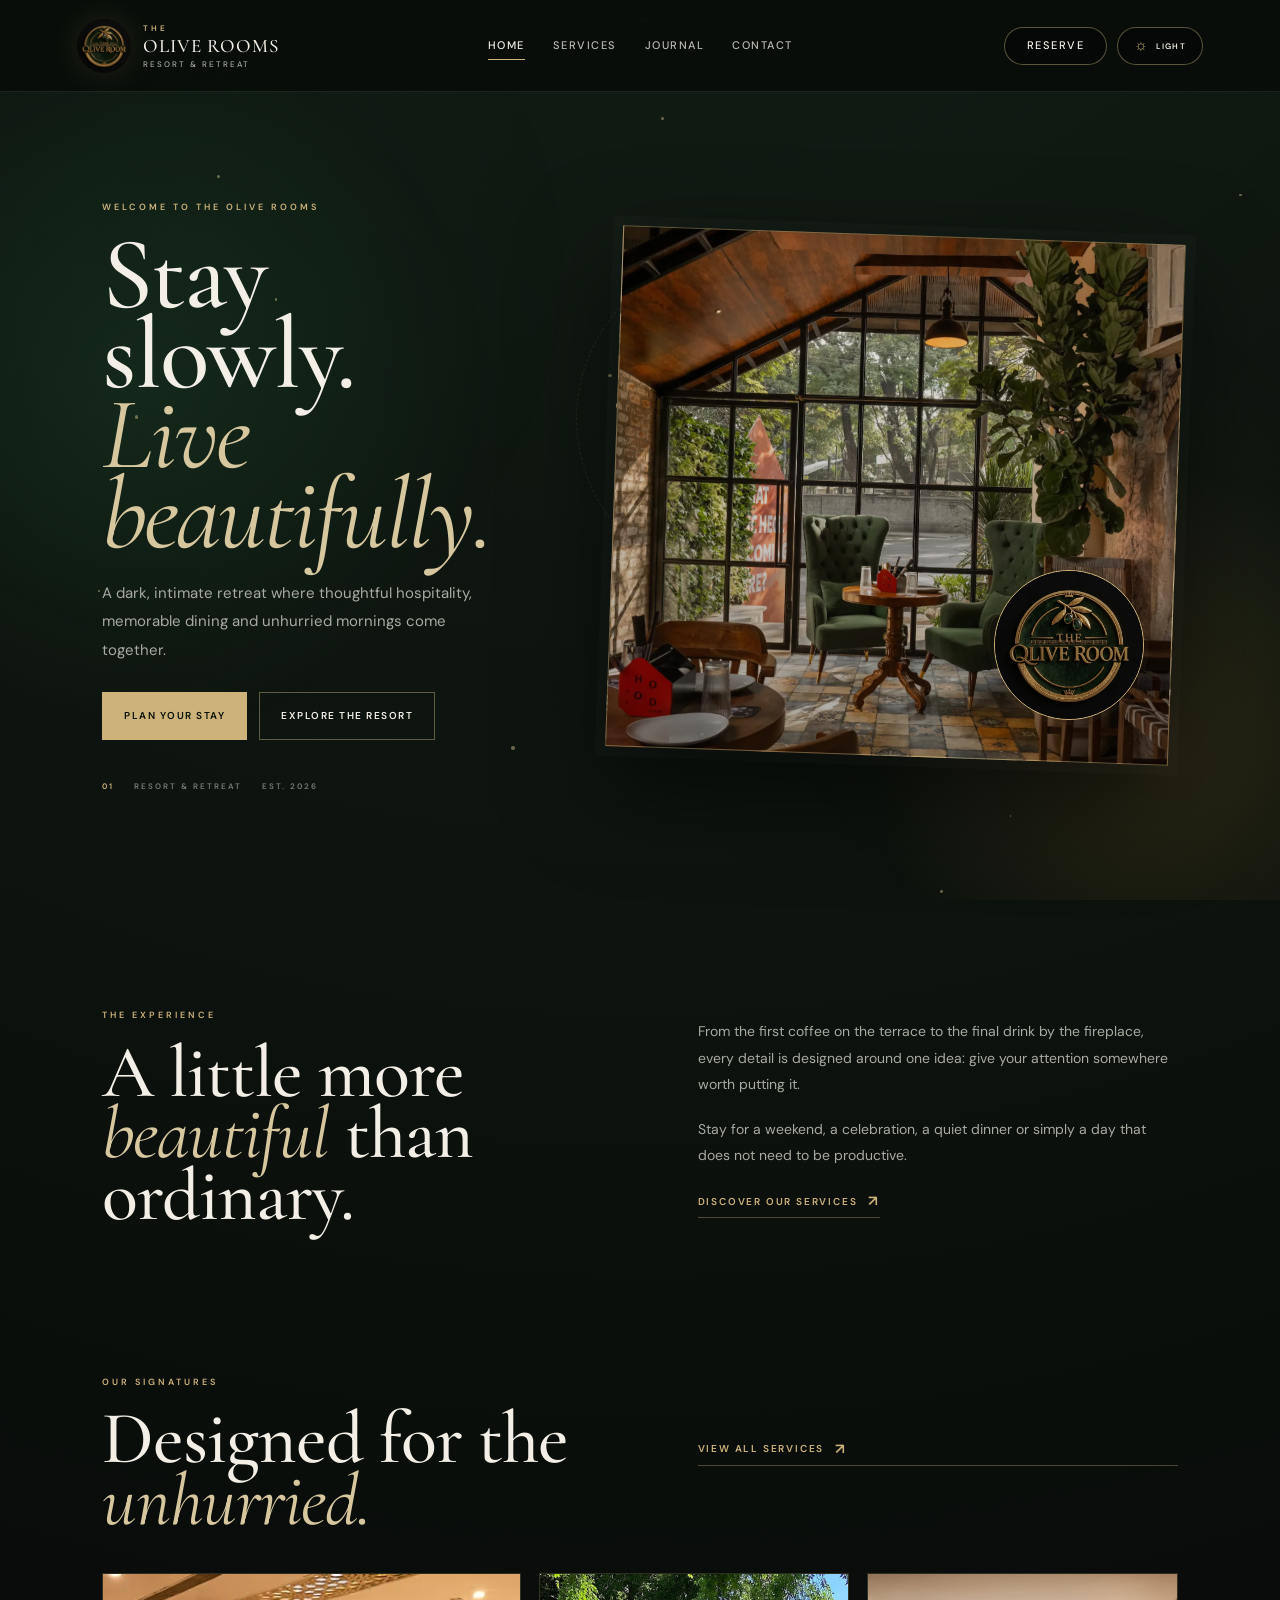
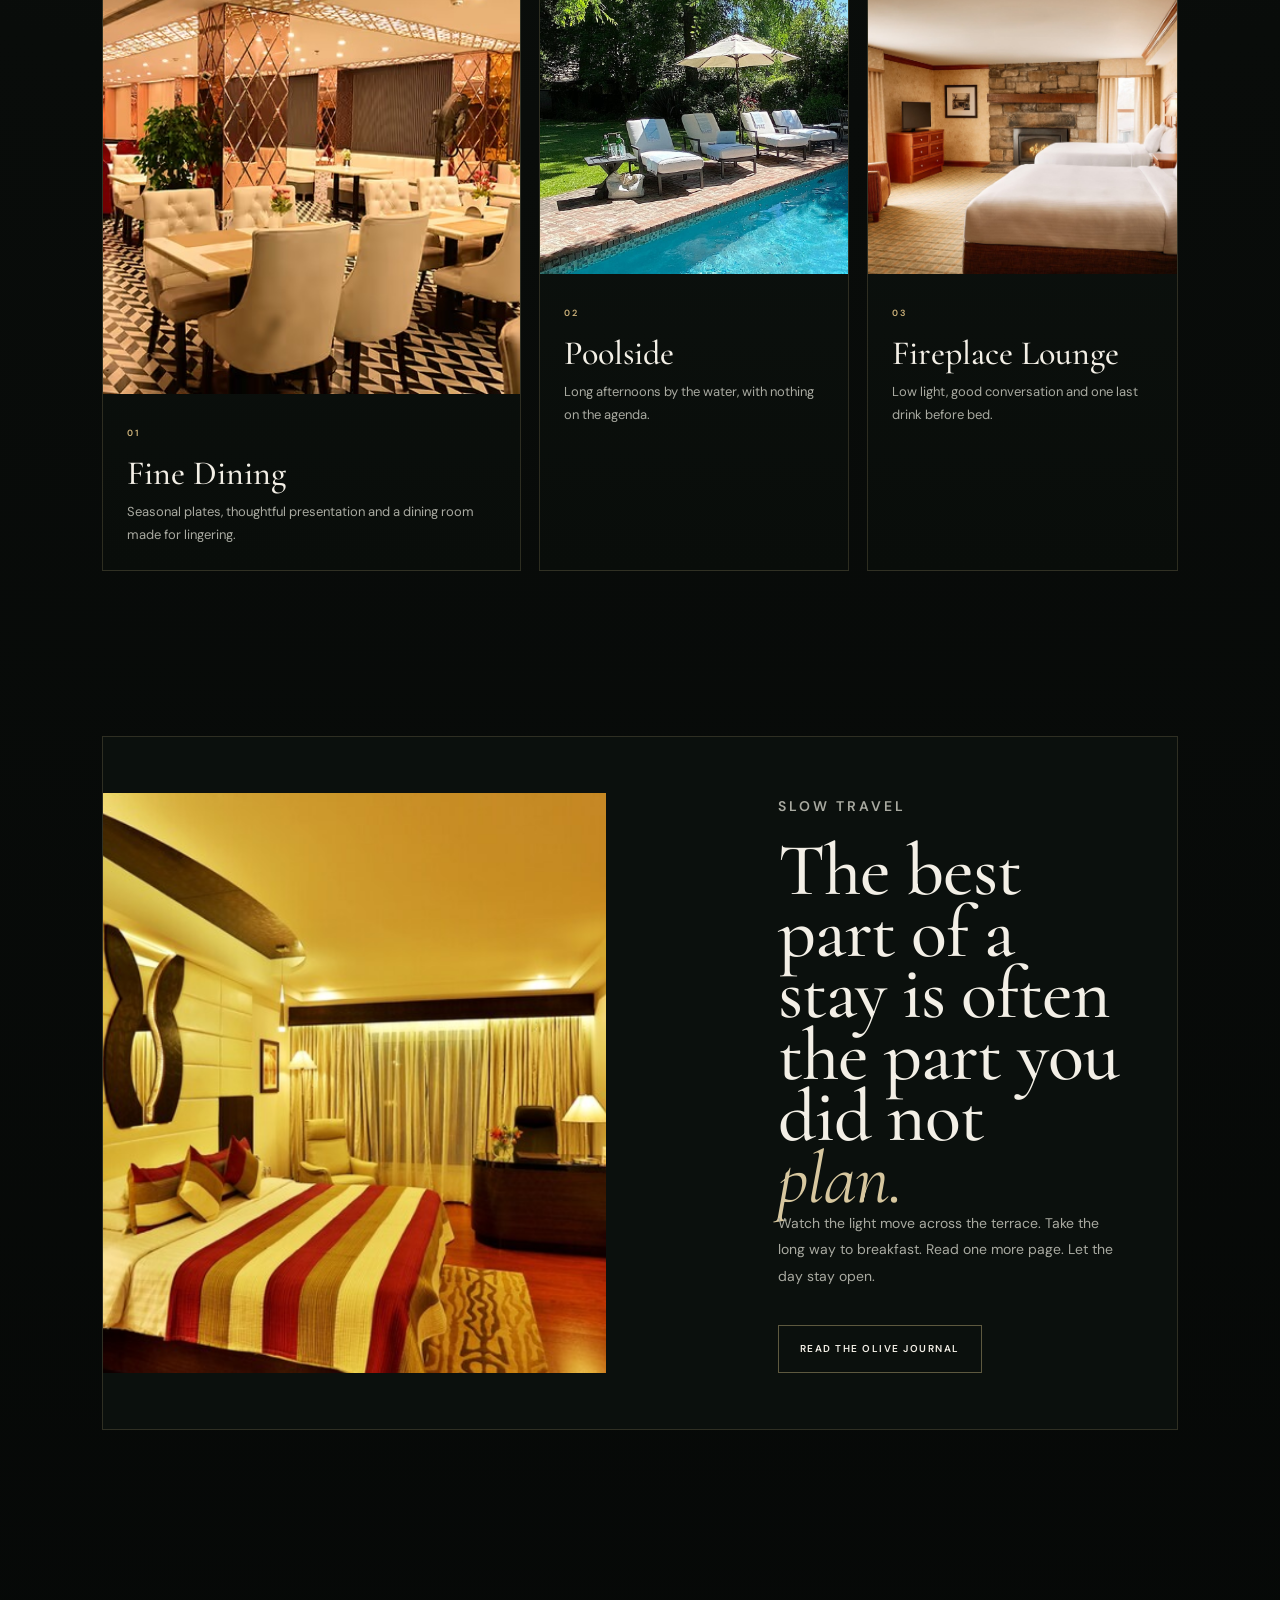
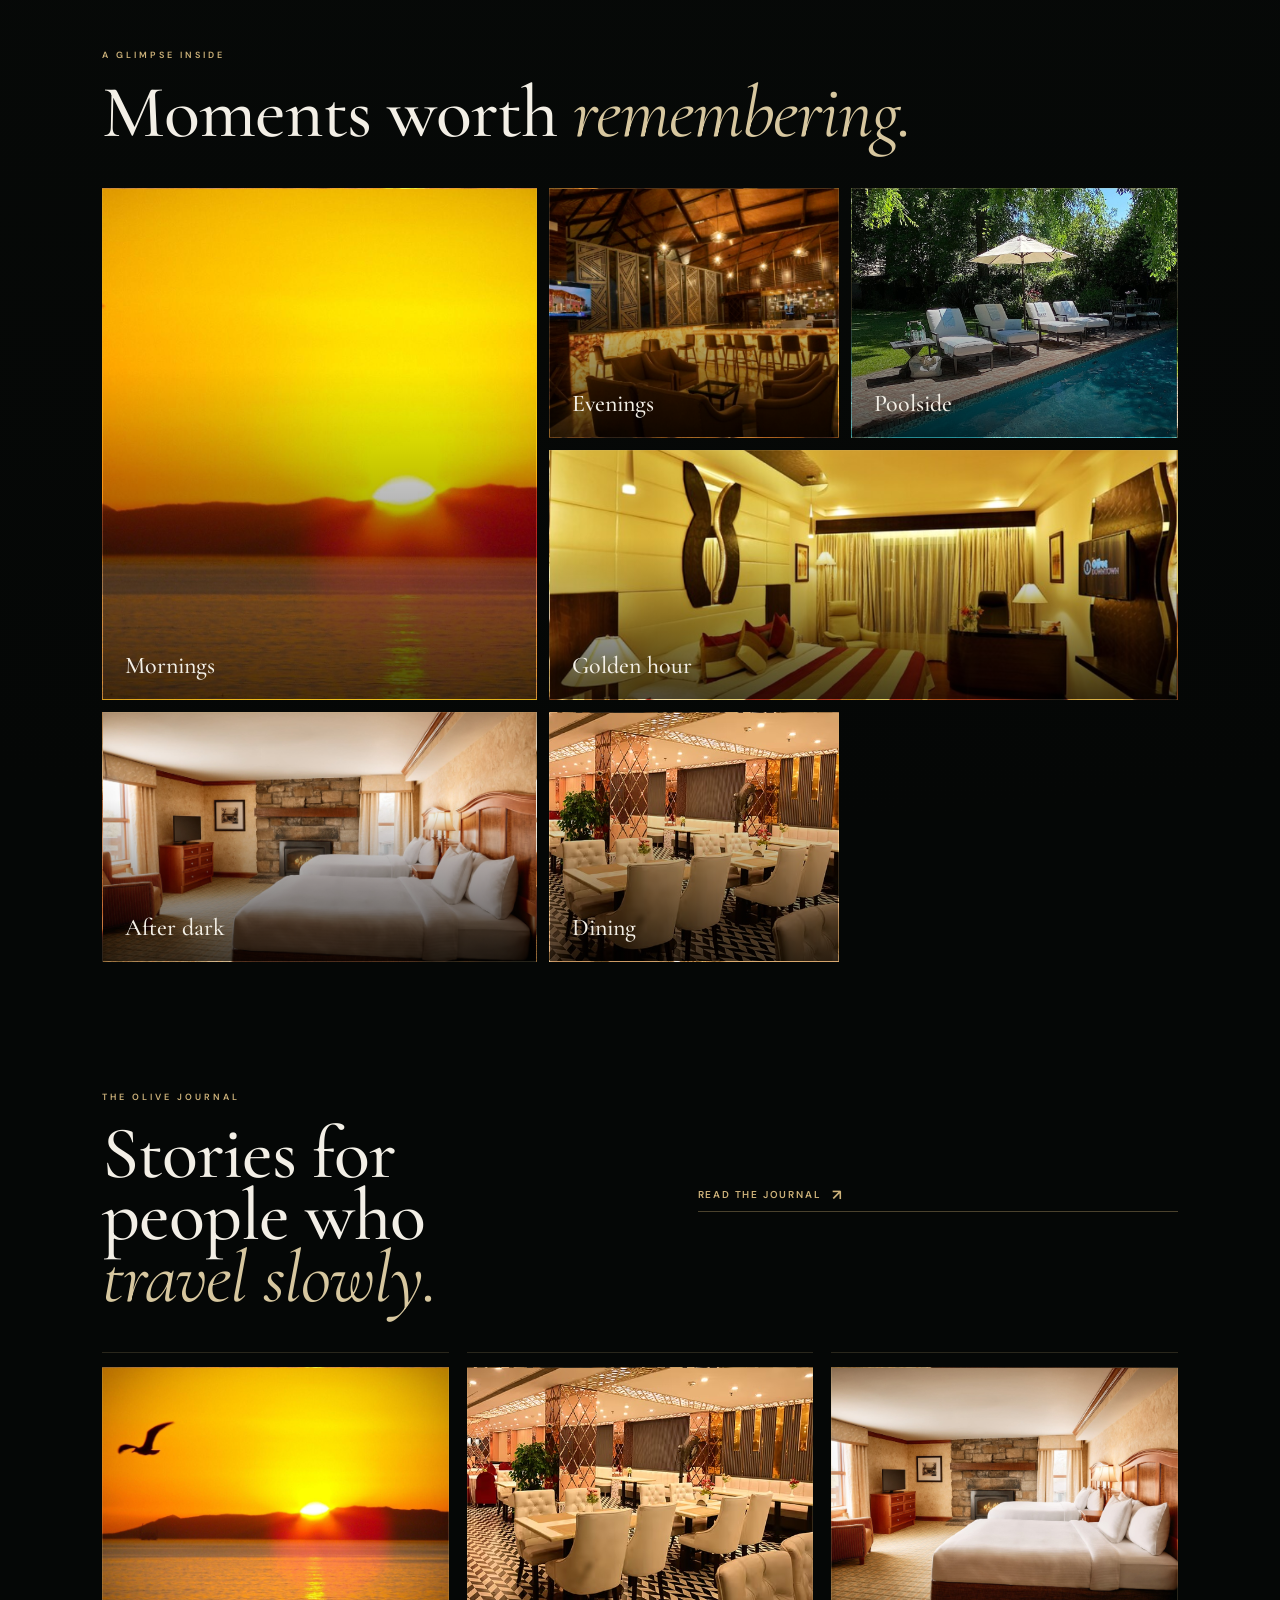
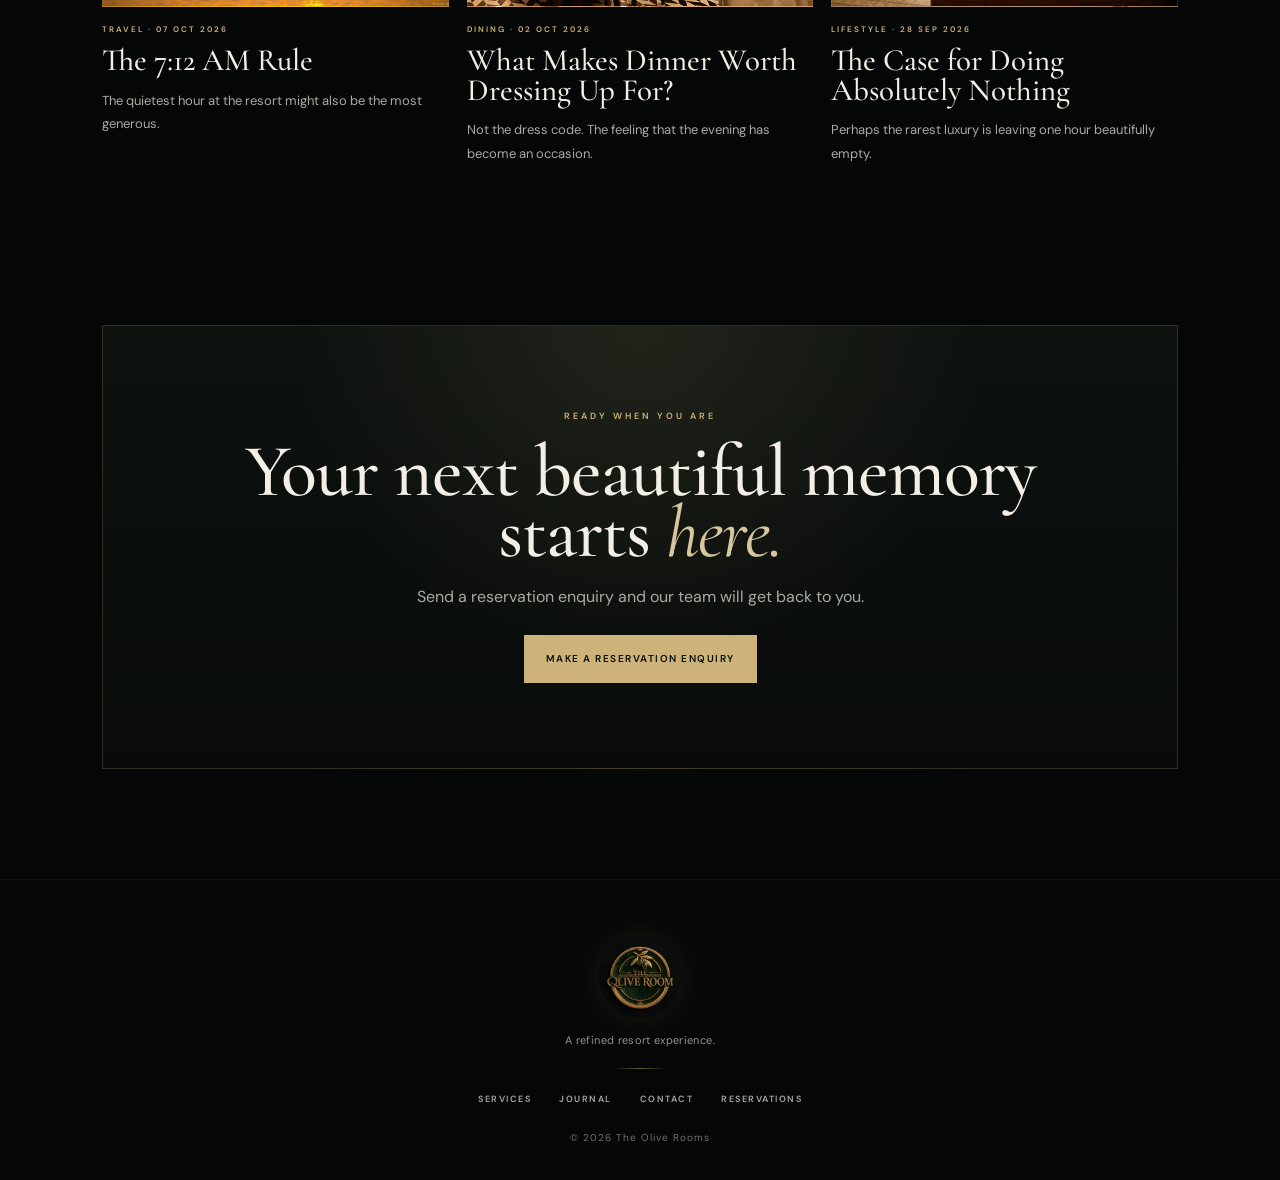
<file: Final/index.html>
<!doctype html>
<html lang="en">
<head>
  <meta charset="UTF-8">
  <meta name="viewport" content="width=device-width,initial-scale=1">
  <meta name="description" content="The Olive Rooms — a refined resort and retreat for slow travel, dining and unforgettable stays.">
  <title>The Olive Rooms | Resort & Retreat</title>
  <link rel="preconnect" href="https://fonts.googleapis.com">
  <link rel="preconnect" href="https://fonts.gstatic.com" crossorigin>
  <link href="https://fonts.googleapis.com/css2?family=Cormorant+Garamond:ital,wght@0,400;0,500;0,600;0,700;1,400;1,500;1,600&family=DM+Sans:wght@300;400;500;600&display=swap" rel="stylesheet">
  <link rel="stylesheet" href="css/style.css">
</head>
<body>
  <div class="cursor-glow" aria-hidden="true"></div>
  <div class="ambient" aria-hidden="true"></div>

  <header class="navbar">
    <a class="brand" href="index.html" aria-label="The Olive Rooms home">
      <img class="brand-logo" src="assets/images/logo.png" alt="The Olive Rooms logo">
      <span class="brand-text"><small>THE</small> OLIVE ROOMS <em>RESORT & RETREAT</em></span>
    </a>
    <nav class="nav-links" id="navLinks" aria-label="Main navigation">
      <a class="active" href="index.html">Home</a>
      <a href="services.html">Services</a>
      <a href="blog.html">Journal</a>
      <a href="contact.html">Contact</a>
    <a class="nav-panel-cta" href="reservations.html">Reserve your stay</a></nav>
    <div class="nav-tools">
      <a class="nav-cta" href="reservations.html">Reserve</a>
      <button class="theme-toggle" type="button" aria-label="Switch to light mode" aria-pressed="false">
        <span class="theme-toggle-icon" aria-hidden="true">☼</span>
        <span class="theme-toggle-label">Light</span>
      </button>
      <button class="nav-toggle" type="button" aria-label="Open menu" aria-expanded="false" aria-controls="navLinks">
        <span></span><span></span><span></span>
      </button>
    </div>
  </header>

  <main>
    <section class="hero home-hero">
      <div class="hero-orbit" aria-hidden="true"><span></span><span></span><span></span></div>
      <div class="hero-content reveal">
        <p class="eyebrow">WELCOME TO THE OLIVE ROOMS</p>
        <h1>Stay slowly.<br><i>Live beautifully.</i></h1>
        <p class="hero-text">A dark, intimate retreat where thoughtful hospitality, memorable dining and unhurried mornings come together.</p>
        <div class="hero-actions">
          <a class="btn btn-gold" href="reservations.html">Plan your stay</a>
          <a class="btn btn-ghost" href="#experience">Explore the resort</a>
        </div>
        <div class="hero-note"><span>01</span><span>RESORT & RETREAT</span><span>EST. 2026</span></div>
      </div>
      <div class="hero-visual" aria-label="The Olive Rooms atmosphere">
        <div class="hero-image image-hero"></div>
        <div class="hero-stamp" aria-label="The Olive Room logo"><img src="assets/images/hero-circle-logo.png" alt="The Olive Room logo"></div>
      </div>
    </section>

    <section class="section intro-section" id="experience">
      <div class="intro-grid">
        <div class="section-heading reveal">
          <p class="eyebrow">THE EXPERIENCE</p>
          <h2>A little more <i>beautiful</i> than ordinary.</h2>
        </div>
        <div class="intro-copy reveal">
          <p>From the first coffee on the terrace to the final drink by the fireplace, every detail is designed around one idea: give your attention somewhere worth putting it.</p>
          <p>Stay for a weekend, a celebration, a quiet dinner or simply a day that does not need to be productive.</p>
          <a class="text-link" href="services.html">Discover our services <span>↗</span></a>
        </div>
      </div>
    </section>

    <section class="section service-preview-section">
      <div class="section-heading split-heading reveal">
        <div><p class="eyebrow">OUR SIGNATURES</p><h2>Designed for the <i>unhurried.</i></h2></div>
        <a class="text-link" href="services.html">View all services <span>↗</span></a>
      </div>
      <div class="feature-grid">
        <article class="feature-card feature-tall reveal">
          <div class="feature-image image-dining"></div>
          <div class="feature-body"><span>01</span><h3>Fine Dining</h3><p>Seasonal plates, thoughtful presentation and a dining room made for lingering.</p></div>
        </article>
        <article class="feature-card reveal">
          <div class="feature-image image-pool"></div>
          <div class="feature-body"><span>02</span><h3>Poolside</h3><p>Long afternoons by the water, with nothing on the agenda.</p></div>
        </article>
        <article class="feature-card reveal">
          <div class="feature-image image-fire"></div>
          <div class="feature-body"><span>03</span><h3>Fireplace Lounge</h3><p>Low light, good conversation and one last drink before bed.</p></div>
        </article>
      </div>
    </section>

    <section class="section story-section">
      <div class="story-panel reveal">
        <div class="story-image image-terrace"></div>
        <div class="story-copy">
          <p class="eyebrow">SLOW TRAVEL</p>
          <h2>The best part of a stay is often the part you did not <i>plan.</i></h2>
          <p>Watch the light move across the terrace. Take the long way to breakfast. Read one more page. Let the day stay open.</p>
          <a class="btn btn-ghost" href="blog.html">Read the Olive Journal</a>
        </div>
      </div>
    </section>

    <section class="section gallery-section">
      <div class="section-heading reveal"><p class="eyebrow">A GLIMPSE INSIDE</p><h2>Moments worth <i>remembering.</i></h2></div>
      <div class="mosaic-grid">
        <div class="mosaic-card image-sunrise reveal"><span>Mornings</span></div>
        <div class="mosaic-card image-bar reveal"><span>Evenings</span></div>
        <div class="mosaic-card image-pool reveal"><span>Poolside</span></div>
        <div class="mosaic-card image-terrace reveal"><span>Golden hour</span></div>
        <div class="mosaic-card image-fire reveal"><span>After dark</span></div>
        <div class="mosaic-card image-dining reveal"><span>Dining</span></div>
      </div>
    </section>

    <section class="section journal-preview">
      <div class="section-heading split-heading reveal">
        <div><p class="eyebrow">THE OLIVE JOURNAL</p><h2>Stories for people who <i>travel slowly.</i></h2></div>
        <a class="text-link" href="blog.html">Read the journal <span>↗</span></a>
      </div>
      <div class="journal-grid">
        <article class="journal-card reveal"><div class="journal-image image-sunrise"></div><p class="meta">TRAVEL · 07 OCT 2026</p><h3>The 7:12 AM Rule</h3><p>The quietest hour at the resort might also be the most generous.</p></article>
        <article class="journal-card reveal"><div class="journal-image image-dining"></div><p class="meta">DINING · 02 OCT 2026</p><h3>What Makes Dinner Worth Dressing Up For?</h3><p>Not the dress code. The feeling that the evening has become an occasion.</p></article>
        <article class="journal-card reveal"><div class="journal-image image-fire"></div><p class="meta">LIFESTYLE · 28 SEP 2026</p><h3>The Case for Doing Absolutely Nothing</h3><p>Perhaps the rarest luxury is leaving one hour beautifully empty.</p></article>
      </div>
    </section>

    <section class="section reservation-cta reveal">
      <div class="cta-card">
        <p class="eyebrow">READY WHEN YOU ARE</p>
        <h2>Your next beautiful memory starts <i>here.</i></h2>
        <p>Send a reservation enquiry and our team will get back to you.</p>
        <a class="btn btn-gold" href="reservations.html">Make a reservation enquiry</a>
      </div>
    </section>
  </main>

  <footer class="footer">
    <div class="footer-brand"><img class="footer-logo" src="assets/images/logo.png" alt="The Olive Rooms logo"><p>A refined resort experience.</p></div>
    <div class="footer-links"><a href="services.html">Services</a><a href="blog.html">Journal</a><a href="contact.html">Contact</a><a href="reservations.html">Reservations</a></div>
    <p>© <span class="year"></span> The Olive Rooms</p>
  </footer>

<button class="scroll-top" type="button" aria-label="Scroll to top" aria-hidden="true"><span aria-hidden="true">↑</span></button>

  <script src="js/config.js"></script>
  <script src="js/script.js"></script>
</body>
</html>
</file>
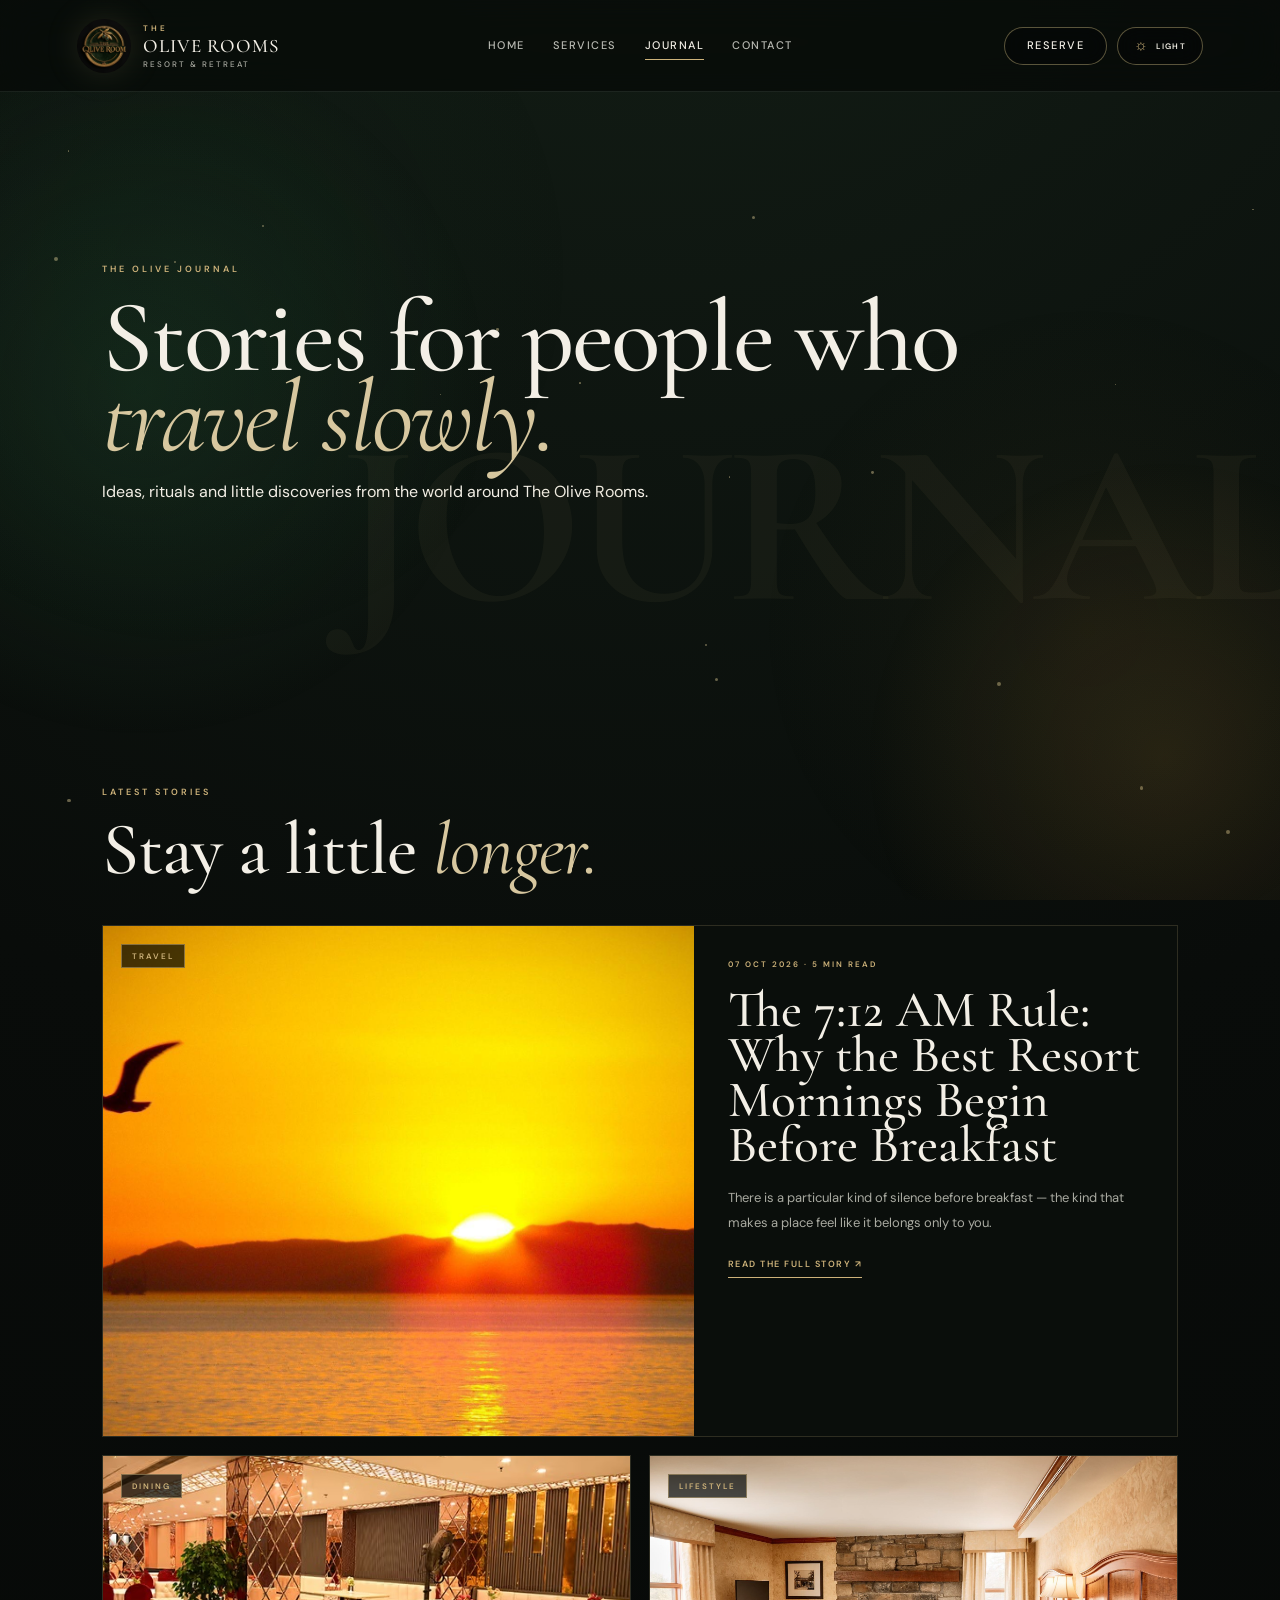
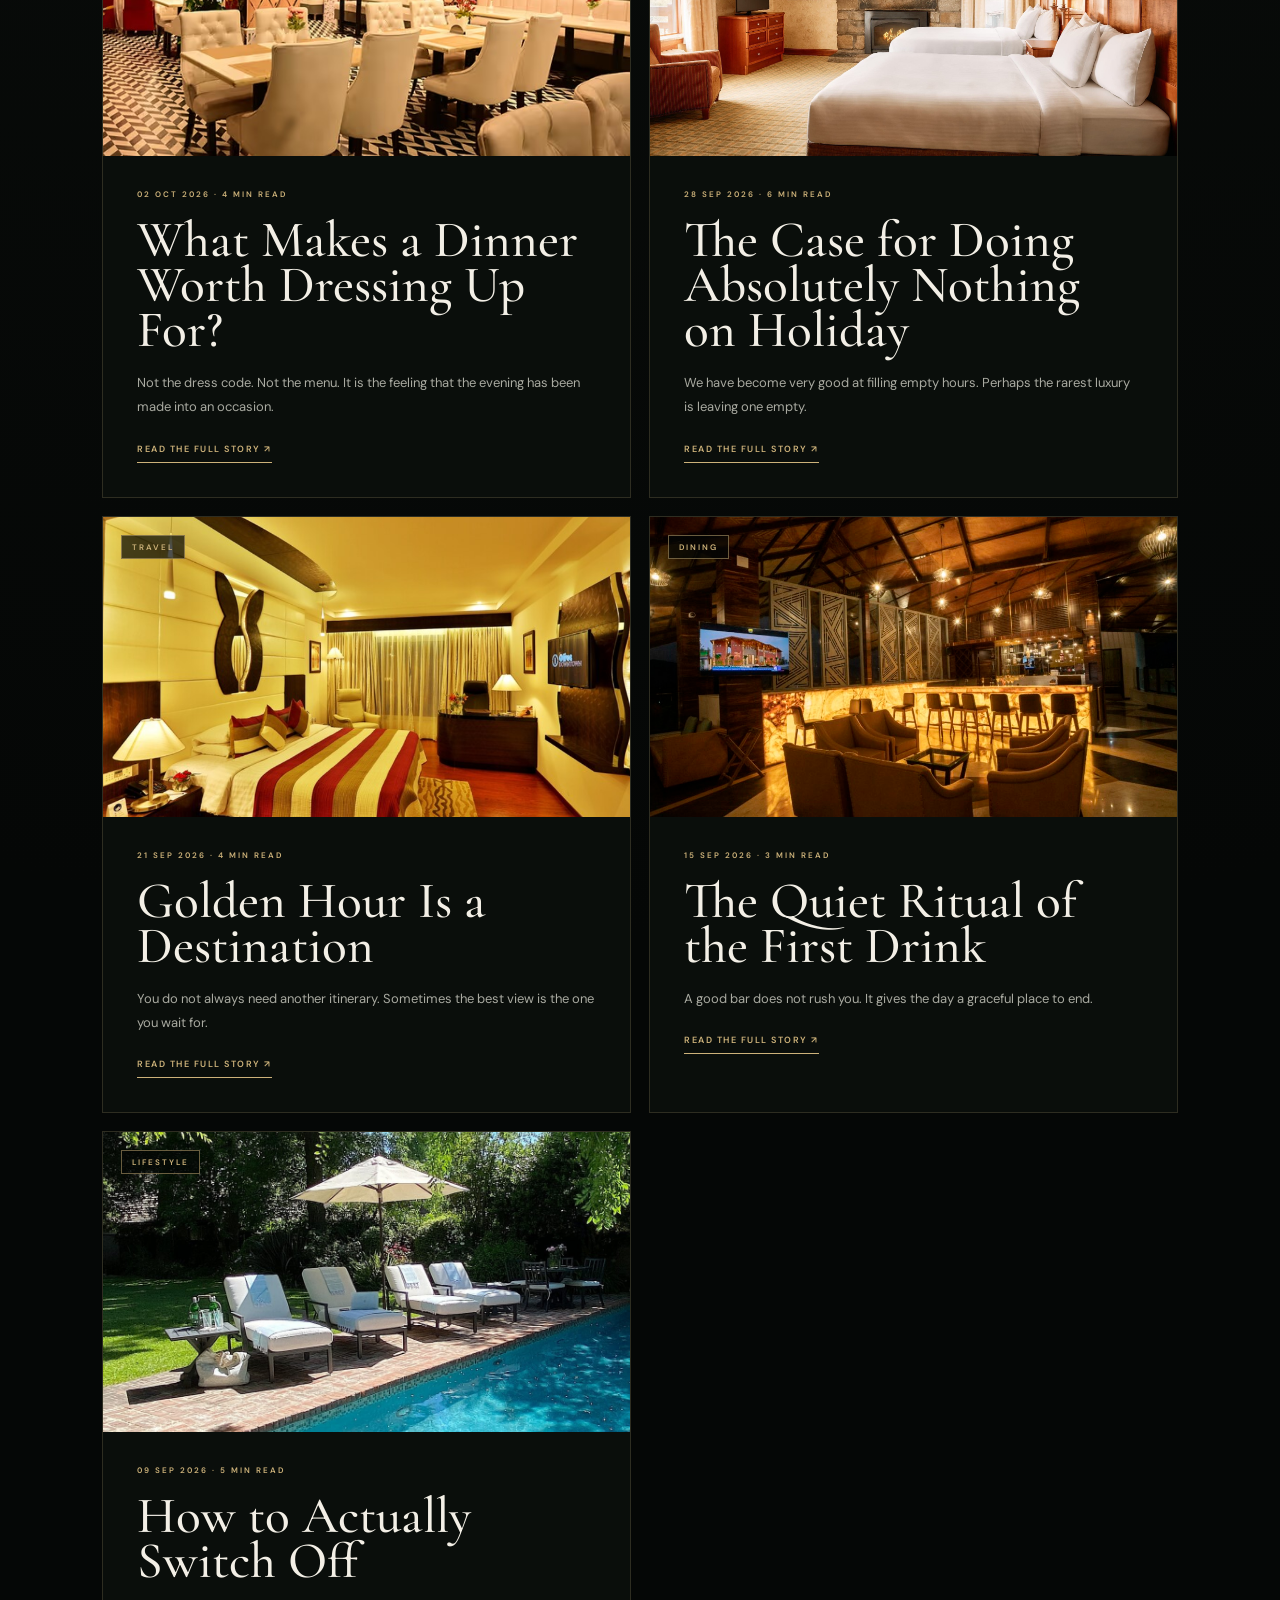
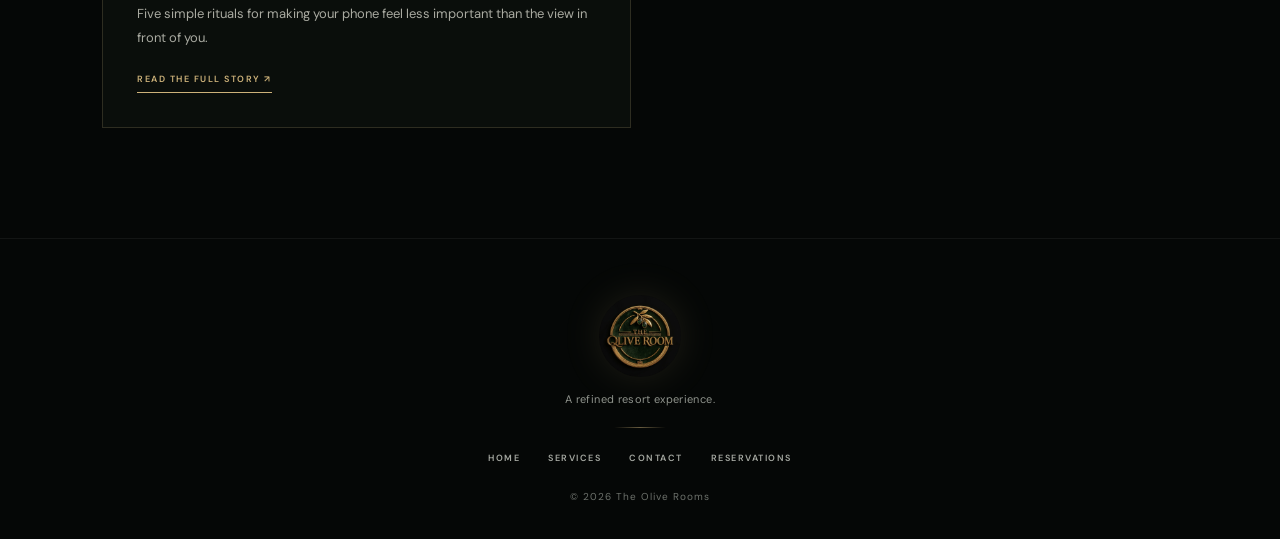
<file: Final/blog.html>
<!doctype html>
<html lang="en"><head><meta charset="UTF-8"><meta name="viewport" content="width=device-width,initial-scale=1"><meta name="description" content="The Olive Journal — travel, dining and slow-living stories from The Olive Rooms."><title>The Olive Journal | The Olive Rooms</title>
<link rel="preconnect" href="https://fonts.googleapis.com"><link rel="preconnect" href="https://fonts.gstatic.com" crossorigin><link href="https://fonts.googleapis.com/css2?family=Cormorant+Garamond:ital,wght@0,400;0,500;0,600;0,700;1,400;1,500;1,600&family=DM+Sans:wght@300;400;500;600&display=swap" rel="stylesheet"><link rel="stylesheet" href="css/style.css"></head>
<body class="blog-page"><div class="cursor-glow" aria-hidden="true"></div><div class="ambient" aria-hidden="true"></div>
<header class="navbar"><a class="brand" href="index.html"><img class="brand-logo" src="assets/images/logo.png" alt="The Olive Rooms logo"><span class="brand-text"><small>THE</small> OLIVE ROOMS <em>RESORT & RETREAT</em></span></a><nav class="nav-links" id="navLinks" aria-label="Main navigation"><a href="index.html">Home</a><a href="services.html">Services</a><a class="active" href="blog.html">Journal</a><a href="contact.html">Contact</a><a class="nav-panel-cta" href="reservations.html">Reserve your stay</a></nav><div class="nav-tools"><a class="nav-cta" href="reservations.html">Reserve</a>
      <button class="theme-toggle" type="button" aria-label="Switch to light mode" aria-pressed="false">
        <span class="theme-toggle-icon" aria-hidden="true">☼</span>
        <span class="theme-toggle-label">Light</span>
      </button>
      <button class="nav-toggle" type="button" aria-label="Open menu" aria-expanded="false" aria-controls="navLinks">
        <span></span><span></span><span></span>
      </button>
    </div></header>
<main>
<section class="blog-hero"><div class="blog-hero-inner reveal"><p class="eyebrow">THE OLIVE JOURNAL</p><h1>Stories for people who <i>travel slowly.</i></h1><p>Ideas, rituals and little discoveries from the world around The Olive Rooms.</p></div><div class="floating-word" aria-hidden="true">JOURNAL</div></section>
<section class="section blog-filter"><div class="filter-head"><div class="section-heading reveal"><p class="eyebrow">LATEST STORIES</p><h2>Stay a little <i>longer.</i></h2></div><div class="filters reveal"><button class="filter active" data-filter="all">All</button><button class="filter" data-filter="travel">Travel</button><button class="filter" data-filter="dining">Dining</button><button class="filter" data-filter="lifestyle">Lifestyle</button></div></div>
<div class="blog-grid">
<article class="blog-card featured-post reveal" data-category="travel"><div class="blog-image image-sunrise"><span class="category">TRAVEL</span></div><div class="blog-content"><p class="meta">07 OCT 2026 · 5 MIN READ</p><h3>The 7:12 AM Rule: Why the Best Resort Mornings Begin Before Breakfast</h3><p>There is a particular kind of silence before breakfast — the kind that makes a place feel like it belongs only to you.</p><button class="read-more" data-modal="morning">Read the full story ↗</button></div></article>
<article class="blog-card reveal" data-category="dining"><div class="blog-image image-dining"><span class="category">DINING</span></div><div class="blog-content"><p class="meta">02 OCT 2026 · 4 MIN READ</p><h3>What Makes a Dinner Worth Dressing Up For?</h3><p>Not the dress code. Not the menu. It is the feeling that the evening has been made into an occasion.</p><button class="read-more" data-modal="dining">Read the full story ↗</button></div></article>
<article class="blog-card reveal" data-category="lifestyle"><div class="blog-image image-fire"><span class="category">LIFESTYLE</span></div><div class="blog-content"><p class="meta">28 SEP 2026 · 6 MIN READ</p><h3>The Case for Doing Absolutely Nothing on Holiday</h3><p>We have become very good at filling empty hours. Perhaps the rarest luxury is leaving one empty.</p><button class="read-more" data-modal="slow">Read the full story ↗</button></div></article>
<article class="blog-card reveal" data-category="travel"><div class="blog-image image-terrace"><span class="category">TRAVEL</span></div><div class="blog-content"><p class="meta">21 SEP 2026 · 4 MIN READ</p><h3>Golden Hour Is a Destination</h3><p>You do not always need another itinerary. Sometimes the best view is the one you wait for.</p><button class="read-more" data-modal="golden">Read the full story ↗</button></div></article>
<article class="blog-card reveal" data-category="dining"><div class="blog-image image-bar"><span class="category">DINING</span></div><div class="blog-content"><p class="meta">15 SEP 2026 · 3 MIN READ</p><h3>The Quiet Ritual of the First Drink</h3><p>A good bar does not rush you. It gives the day a graceful place to end.</p><button class="read-more" data-modal="drink">Read the full story ↗</button></div></article>
<article class="blog-card reveal" data-category="lifestyle"><div class="blog-image image-pool"><span class="category">LIFESTYLE</span></div><div class="blog-content"><p class="meta">09 SEP 2026 · 5 MIN READ</p><h3>How to Actually Switch Off</h3><p>Five simple rituals for making your phone feel less important than the view in front of you.</p><button class="read-more" data-modal="switch">Read the full story ↗</button></div></article>
</div></section></main>
<div class="modal" id="articleModal" aria-hidden="true"><div class="modal-backdrop" data-close-modal></div><article class="modal-card"><button class="modal-close" type="button" data-close-modal aria-label="Close article">×</button><p class="eyebrow" id="modalCategory"></p><h2 id="modalTitle"></h2><p class="modal-meta" id="modalMeta"></p><div id="modalBody"></div></article></div>
<footer class="footer"><div class="footer-brand"><img class="footer-logo" src="assets/images/logo.png" alt="The Olive Rooms logo"><p>A refined resort experience.</p></div><div class="footer-links"><a href="index.html">Home</a><a href="services.html">Services</a><a href="contact.html">Contact</a><a href="reservations.html">Reservations</a></div><p>© <span class="year"></span> The Olive Rooms</p></footer>

<button class="scroll-top" type="button" aria-label="Scroll to top" aria-hidden="true"><span aria-hidden="true">↑</span></button>
<script src="js/config.js"></script><script src="js/script.js"></script></body></html>
</file>
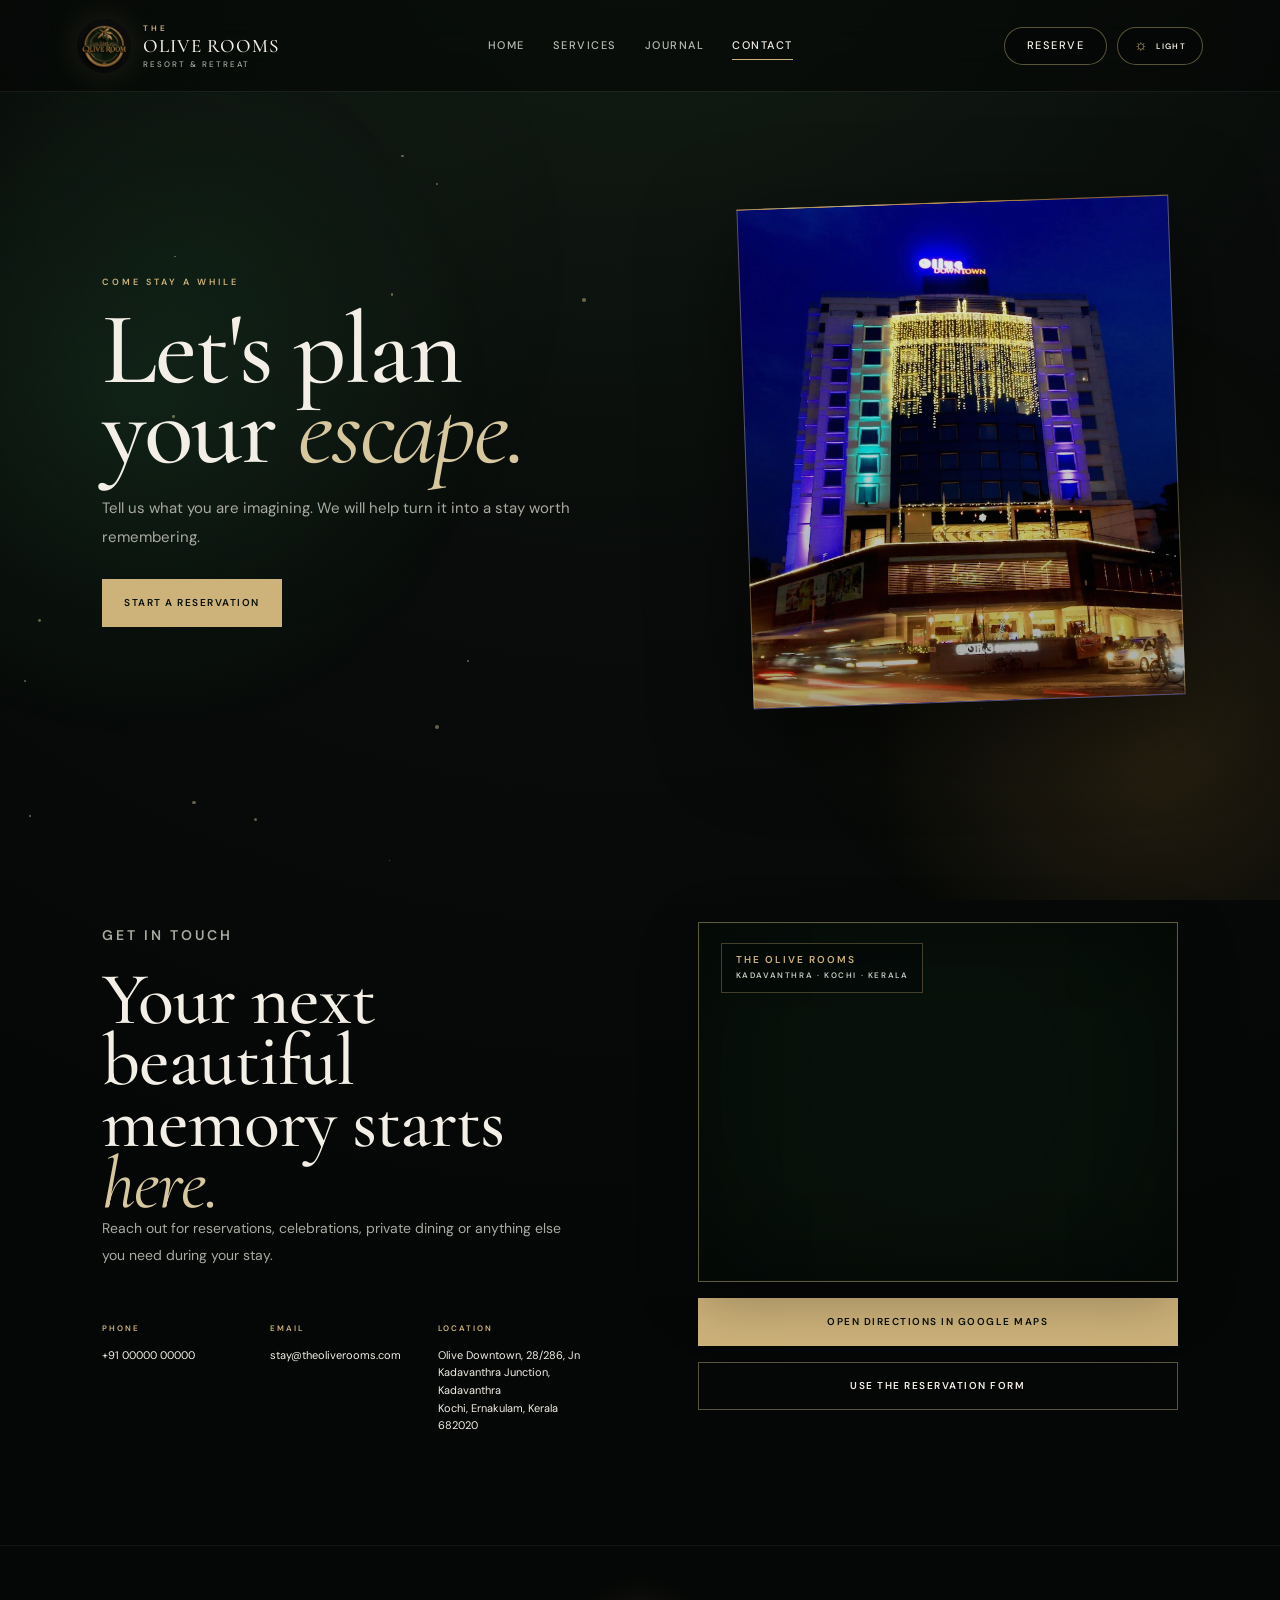
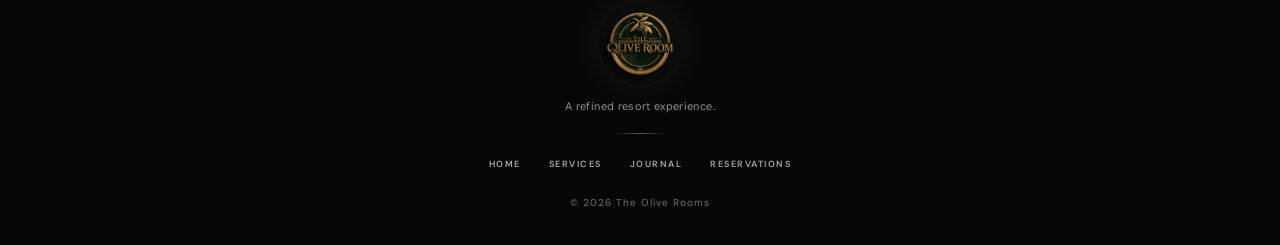
<file: Final/contact.html>
<!doctype html>
<html lang="en"><head><meta charset="UTF-8"><meta name="viewport" content="width=device-width,initial-scale=1"><meta name="description" content="Contact The Olive Rooms resort and retreat."><title>Contact | The Olive Rooms</title>
<link rel="preconnect" href="https://fonts.googleapis.com"><link rel="preconnect" href="https://fonts.gstatic.com" crossorigin><link href="https://fonts.googleapis.com/css2?family=Cormorant+Garamond:ital,wght@0,400;0,500;0,600;0,700;1,400;1,500;1,600&family=DM+Sans:wght@300;400;500;600&display=swap" rel="stylesheet"><link rel="stylesheet" href="css/style.css"></head>
<body><div class="cursor-glow" aria-hidden="true"></div><div class="ambient" aria-hidden="true"></div>
<header class="navbar"><a class="brand" href="index.html"><img class="brand-logo" src="assets/images/logo.png" alt="The Olive Rooms logo"><span class="brand-text"><small>THE</small> OLIVE ROOMS <em>RESORT & RETREAT</em></span></a><nav class="nav-links" id="navLinks" aria-label="Main navigation"><a href="index.html">Home</a><a href="services.html">Services</a><a href="blog.html">Journal</a><a class="active" href="contact.html">Contact</a><a class="nav-panel-cta" href="reservations.html">Reserve your stay</a></nav><div class="nav-tools"><a class="nav-cta" href="reservations.html">Reserve</a>
      <button class="theme-toggle" type="button" aria-label="Switch to light mode" aria-pressed="false">
        <span class="theme-toggle-icon" aria-hidden="true">☼</span>
        <span class="theme-toggle-label">Light</span>
      </button>
      <button class="nav-toggle" type="button" aria-label="Open menu" aria-expanded="false" aria-controls="navLinks">
        <span></span><span></span><span></span>
      </button>
    </div></header>
<main>
<section class="page-hero contact-hero"><div class="hero-content reveal"><p class="eyebrow">COME STAY A WHILE</p><h1>Let's plan your <i>escape.</i></h1><p class="hero-text">Tell us what you are imagining. We will help turn it into a stay worth remembering.</p><a class="btn btn-gold" href="reservations.html">Start a reservation</a></div><div class="page-hero-art image-contact" aria-hidden="true"></div></section>
<section class="section"><div class="contact-grid"><div class="contact-copy reveal"><p class="eyebrow">GET IN TOUCH</p><h2>Your next beautiful memory starts <i>here.</i></h2><p>Reach out for reservations, celebrations, private dining or anything else you need during your stay.</p><div class="contact-details"><div><small>PHONE</small><p>+91 00000 00000</p></div><div><small>EMAIL</small><p>stay@theoliverooms.com</p></div><div><small>LOCATION</small><p>Olive Downtown, 28/286, Jn<br>Kadavanthra Junction, Kadavanthra<br>Kochi, Ernakulam, Kerala 682020</p></div></div></div>
<div class="contact-side reveal"><div class="mini-map map-card"><div class="map-heading"><span>THE OLIVE ROOMS</span><small>KADAVANTHRA · KOCHI · KERALA</small></div><iframe class="google-map" title="Olive Downtown location on Google Maps" src="https://www.google.com/maps?q=Olive%20Downtown%2C%2028%2F286%2C%20Jn%2C%20Kadavanthra%20Junction%2C%20Kadavanthra%2C%20Kochi%2C%20Ernakulam%2C%20Kerala%20682020&output=embed" loading="lazy" referrerpolicy="no-referrer-when-downgrade" allowfullscreen></iframe><div class="map-vignette" aria-hidden="true"></div></div><a class="btn btn-gold wide" href="https://www.google.com/maps/dir//Olive+Downtown,+28%2F286,+Jn,+Kadavanthra+Junction,+Kadavanthra,+Kochi,+Ernakulam,+Keralam+682020/@22.8846116,88.4390844,16z/data=!4m8!4m7!1m0!1m5!1m1!1s0x3b0872c934f90e33:0xf1b7099d8d427cfd!2m2!1d76.3001961!2d9.9671693?hl=en&amp;entry=ttu&amp;g_ep=EgoyMDI2MTAwNS4wIKXMDSoASAFQAw%3D%3D" target="_blank" rel="noopener">Open directions in Google Maps</a><a class="btn btn-ghost wide" href="reservations.html">Use the reservation form</a></div></div></section>
</main>
<footer class="footer"><div class="footer-brand"><img class="footer-logo" src="assets/images/logo.png" alt="The Olive Rooms logo"><p>A refined resort experience.</p></div><div class="footer-links"><a href="index.html">Home</a><a href="services.html">Services</a><a href="blog.html">Journal</a><a href="reservations.html">Reservations</a></div><p>© <span class="year"></span> The Olive Rooms</p></footer>

<button class="scroll-top" type="button" aria-label="Scroll to top" aria-hidden="true"><span aria-hidden="true">↑</span></button>
<script src="js/config.js"></script><script src="js/script.js"></script></body></html>
</file>
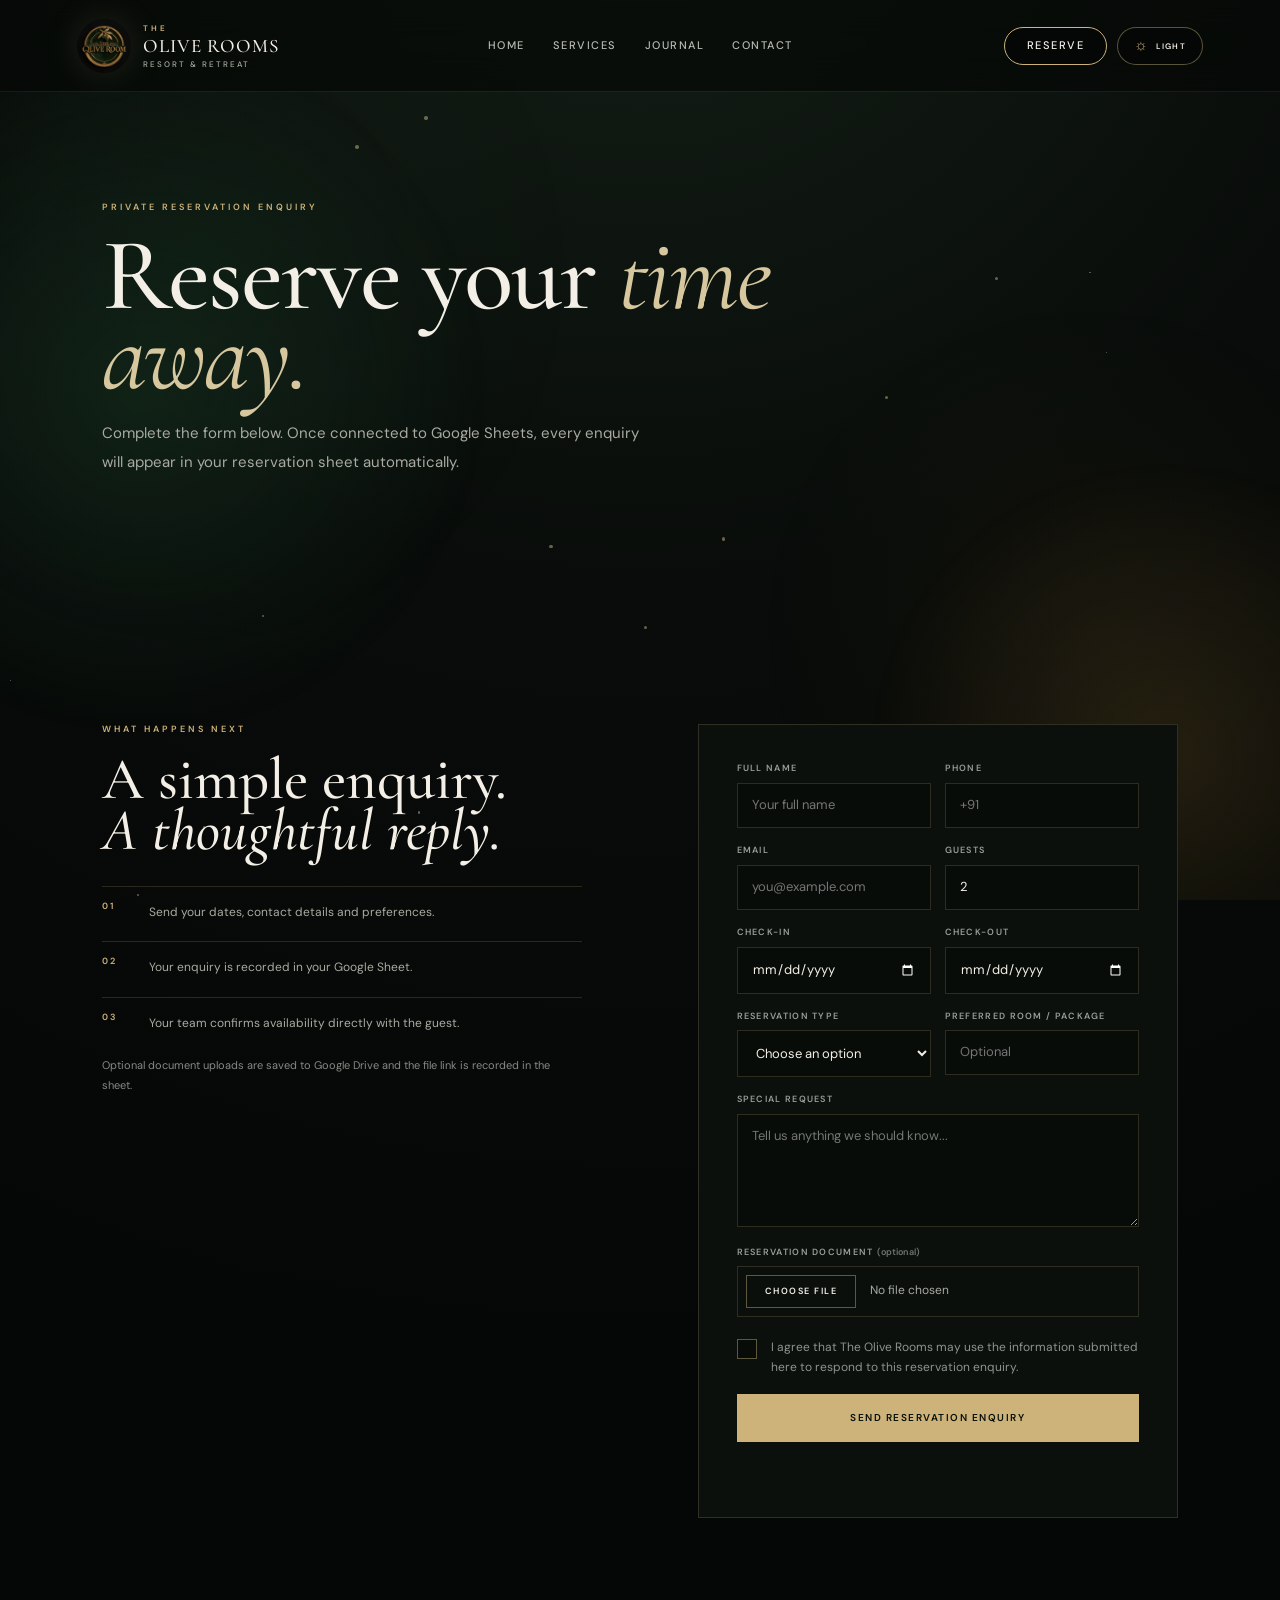
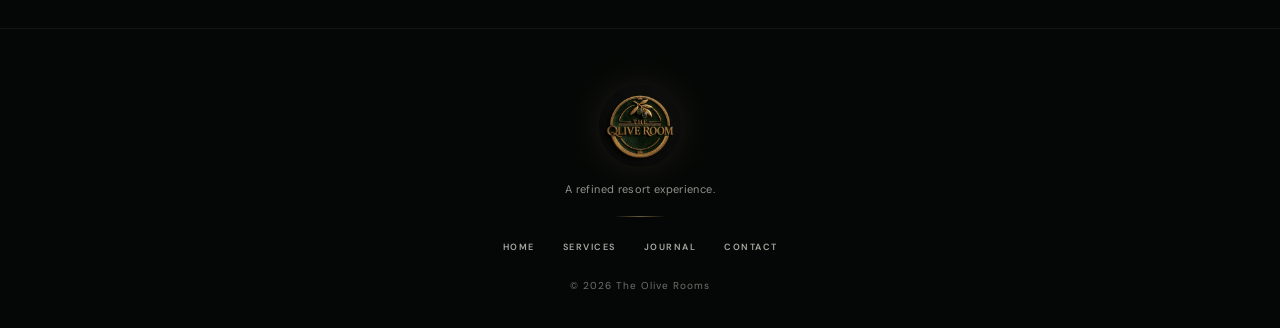
<file: Final/reservations.html>
<!doctype html>
<html lang="en"><head><meta charset="UTF-8"><meta name="viewport" content="width=device-width,initial-scale=1"><meta name="description" content="Reservation enquiry form for The Olive Rooms."><title>Reservations | The Olive Rooms</title>
<link rel="preconnect" href="https://fonts.googleapis.com"><link rel="preconnect" href="https://fonts.gstatic.com" crossorigin><link href="https://fonts.googleapis.com/css2?family=Cormorant+Garamond:ital,wght@0,400;0,500;0,600;0,700;1,400;1,500;1,600&family=DM+Sans:wght@300;400;500;600&display=swap" rel="stylesheet"><link rel="stylesheet" href="css/style.css"></head>
<body><div class="cursor-glow" aria-hidden="true"></div><div class="ambient" aria-hidden="true"></div>
<header class="navbar"><a class="brand" href="index.html"><img class="brand-logo" src="assets/images/logo.png" alt="The Olive Rooms logo"><span class="brand-text"><small>THE</small> OLIVE ROOMS <em>RESORT & RETREAT</em></span></a><nav class="nav-links" id="navLinks" aria-label="Main navigation"><a href="index.html">Home</a><a href="services.html">Services</a><a href="blog.html">Journal</a><a href="contact.html">Contact</a><a class="nav-panel-cta" href="reservations.html">Reserve your stay</a></nav><div class="nav-tools"><a class="nav-cta active" href="reservations.html">Reserve</a>
      <button class="theme-toggle" type="button" aria-label="Switch to light mode" aria-pressed="false">
        <span class="theme-toggle-icon" aria-hidden="true">☼</span>
        <span class="theme-toggle-label">Light</span>
      </button>
      <button class="nav-toggle" type="button" aria-label="Open menu" aria-expanded="false" aria-controls="navLinks">
        <span></span><span></span><span></span>
      </button>
    </div></header>
<main>
<section class="reservation-hero"><div class="hero-content reveal"><p class="eyebrow">PRIVATE RESERVATION ENQUIRY</p><h1>Reserve your <i>time away.</i></h1><p class="hero-text">Complete the form below. Once connected to Google Sheets, every enquiry will appear in your reservation sheet automatically.</p></div></section>
<section class="section reservation-section"><div class="reservation-layout"><aside class="reservation-aside reveal"><p class="eyebrow">WHAT HAPPENS NEXT</p><h2>A simple enquiry.<br><i>A thoughtful reply.</i></h2><div class="steps"><div><span>01</span><p>Send your dates, contact details and preferences.</p></div><div><span>02</span><p>Your enquiry is recorded in your Google Sheet.</p></div><div><span>03</span><p>Your team confirms availability directly with the guest.</p></div></div><p class="reservation-note">Optional document uploads are saved to Google Drive and the file link is recorded in the sheet.</p></aside>
<form class="reservation-form reveal" id="reservationForm" novalidate>
<div class="form-row"><label>Full name<input required name="name" id="resName" autocomplete="name" placeholder="Your full name"></label><label>Phone<input required name="phone" id="resPhone" autocomplete="tel" placeholder="+91"></label></div>
<div class="form-row"><label>Email<input required type="email" name="email" id="resEmail" autocomplete="email" placeholder="you@example.com"></label><label>Guests<input required type="number" min="1" max="20" name="guests" id="resGuests" value="2"></label></div>
<div class="form-row"><label>Check-in<input required type="date" name="checkIn" id="checkIn"></label><label>Check-out<input required type="date" name="checkOut" id="checkOut"></label></div>
<div class="form-row"><label>Reservation type<select required name="service" id="resService"><option value="">Choose an option</option><option>Rooms & Suites</option><option>Spa & Wellness</option><option>Fine Dining</option><option>Infinity Pool</option><option>Weddings & Events</option><option>Guided Excursions</option><option>Airport Transfer</option><option>Private Dinners</option></select></label><label>Preferred room / package<input name="room" id="resRoom" placeholder="Optional"></label></div>
<label>Special request<textarea name="message" id="resMessage" rows="5" placeholder="Tell us anything we should know..."></textarea></label>
<label class="file-label">Reservation document <span>(optional)</span><input type="file" name="document" id="resDocument" accept=".pdf,.jpg,.jpeg,.png,.webp"></label>
<label class="consent"><input type="checkbox" required name="consent" id="resConsent"><span>I agree that The Olive Rooms may use the information submitted here to respond to this reservation enquiry.</span></label>
<button type="submit" class="btn btn-gold">Send reservation enquiry</button><p class="form-status" id="reservationStatus" role="status"></p>
</form></div></section></main>
<footer class="footer"><div class="footer-brand"><img class="footer-logo" src="assets/images/logo.png" alt="The Olive Rooms logo"><p>A refined resort experience.</p></div><div class="footer-links"><a href="index.html">Home</a><a href="services.html">Services</a><a href="blog.html">Journal</a><a href="contact.html">Contact</a></div><p>© <span class="year"></span> The Olive Rooms</p></footer>

<button class="scroll-top" type="button" aria-label="Scroll to top" aria-hidden="true"><span aria-hidden="true">↑</span></button>
<script src="js/config.js"></script><script src="js/script.js"></script></body></html>
</file>
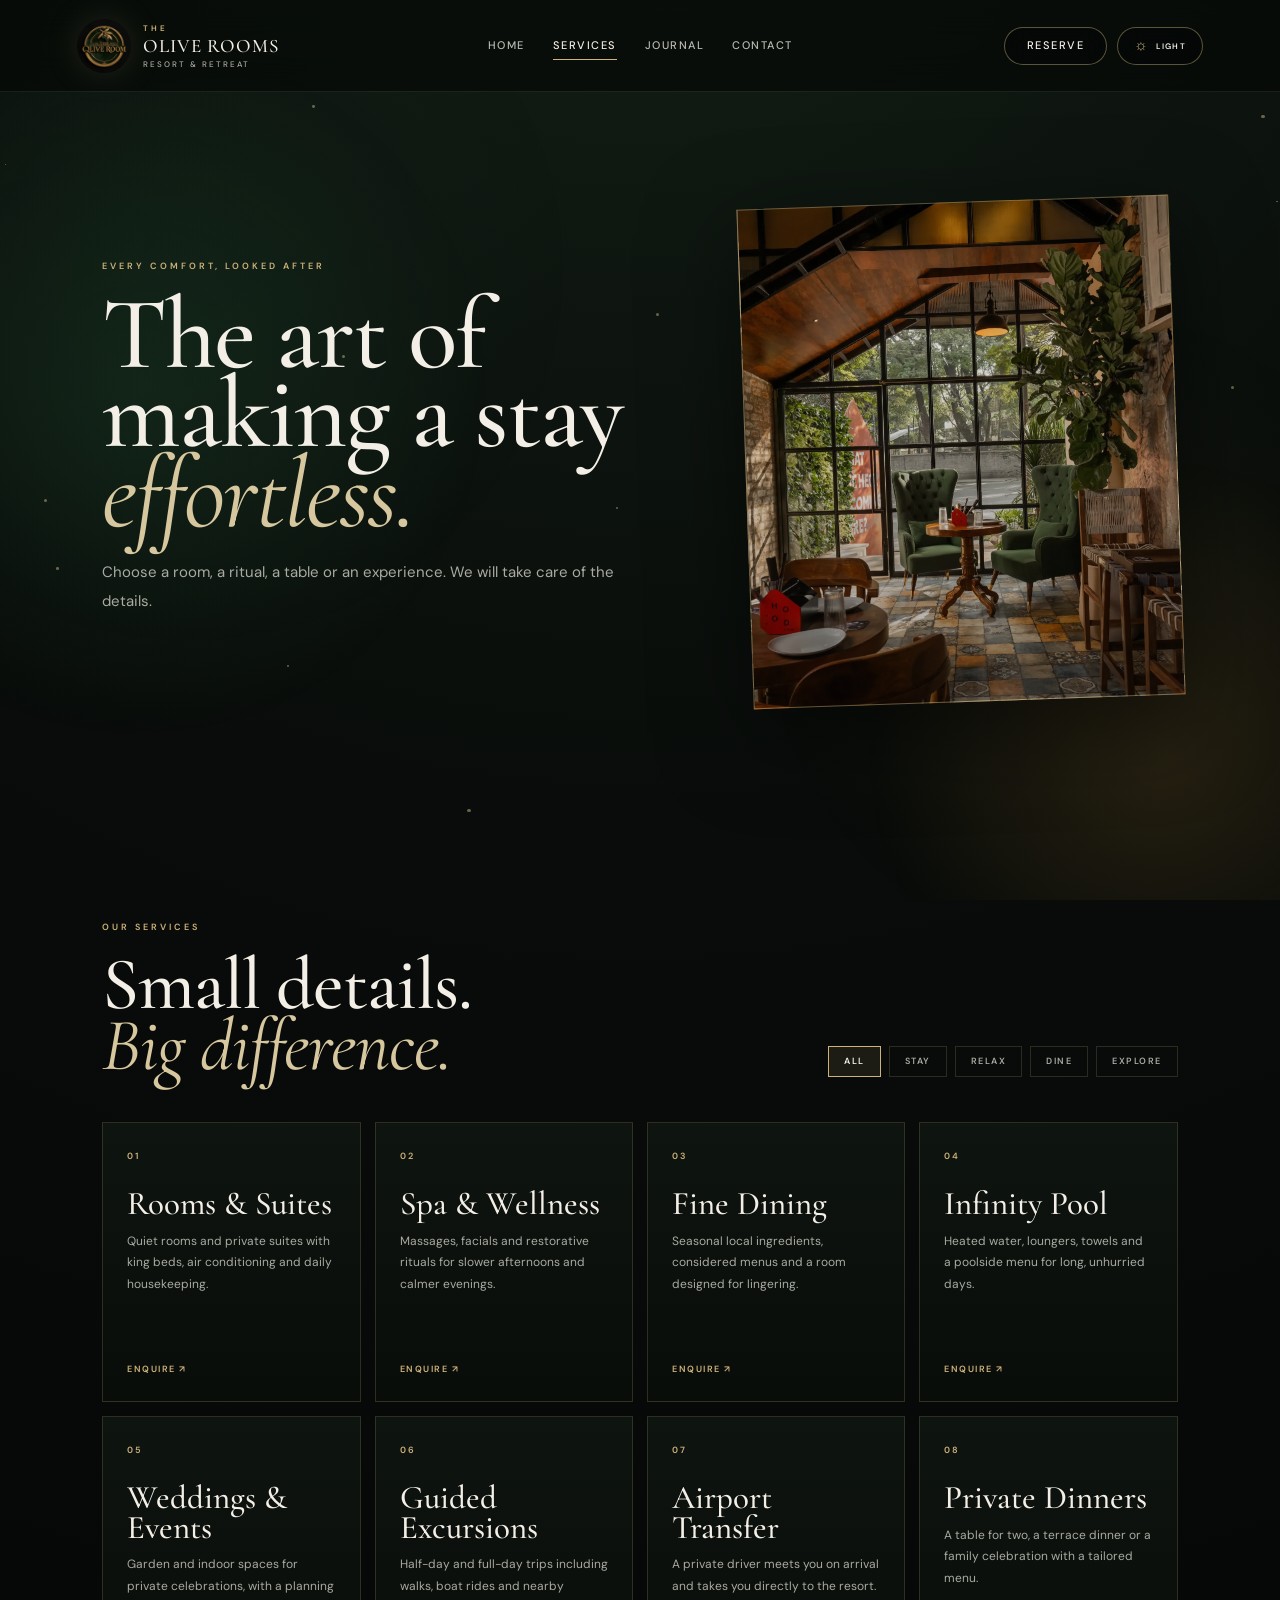
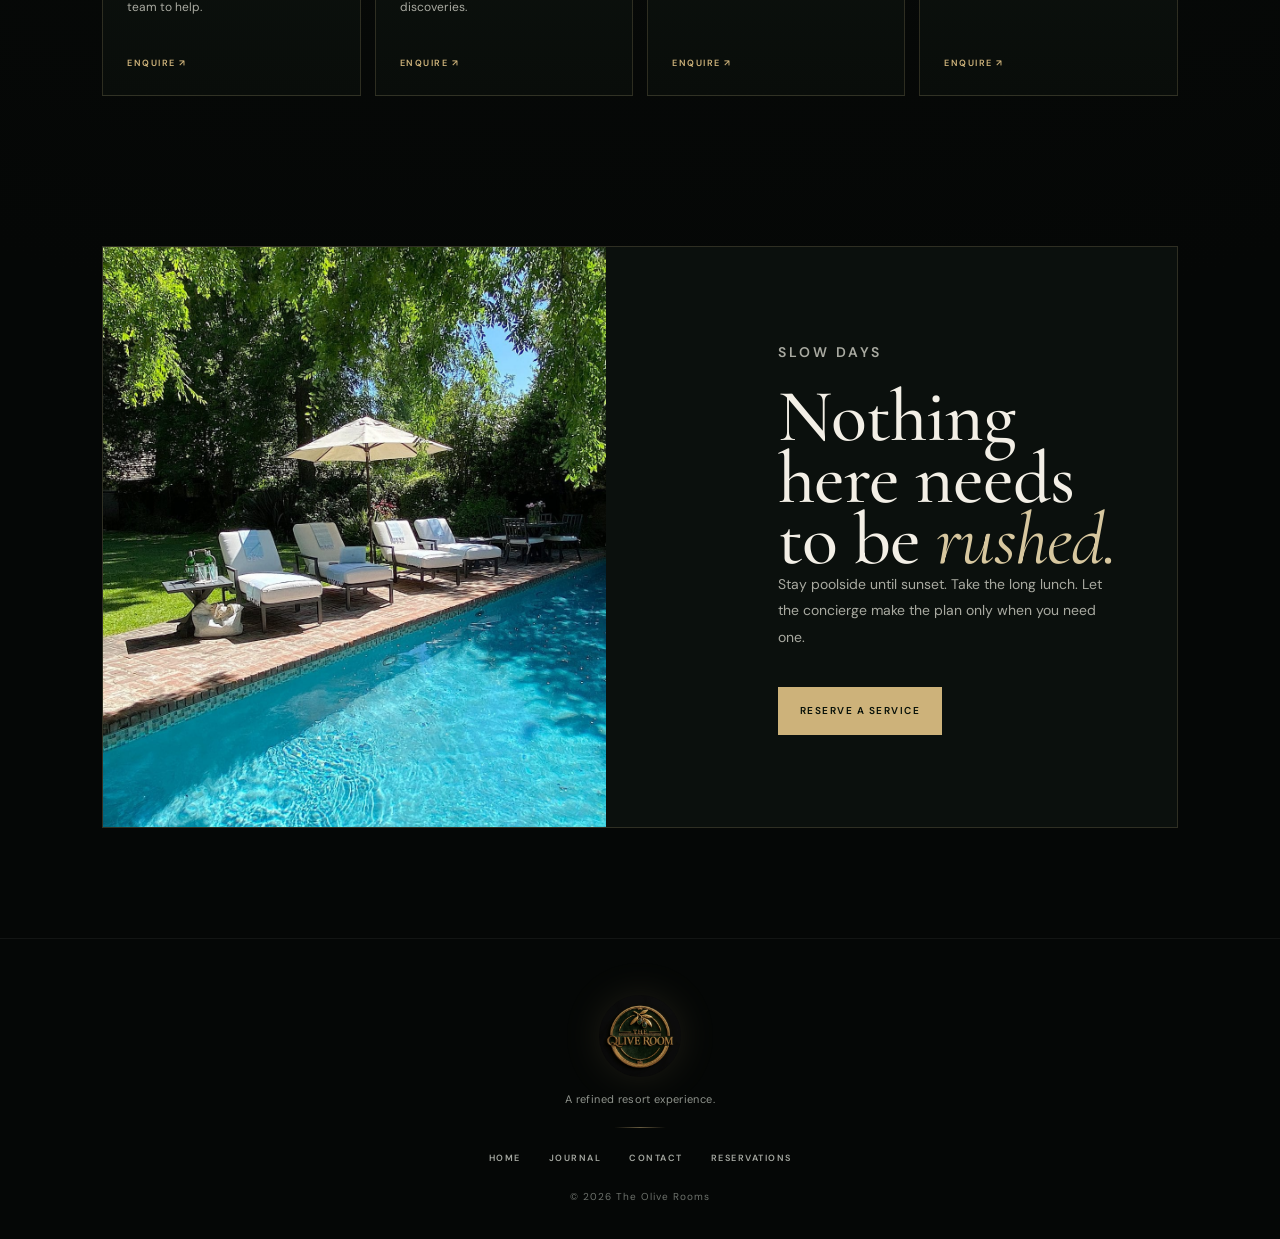
<file: Final/services.html>
<!doctype html>
<html lang="en"><head><meta charset="UTF-8"><meta name="viewport" content="width=device-width,initial-scale=1"><meta name="description" content="Services and experiences at The Olive Rooms."><title>Services | The Olive Rooms</title>
<link rel="preconnect" href="https://fonts.googleapis.com"><link rel="preconnect" href="https://fonts.gstatic.com" crossorigin><link href="https://fonts.googleapis.com/css2?family=Cormorant+Garamond:ital,wght@0,400;0,500;0,600;0,700;1,400;1,500;1,600&family=DM+Sans:wght@300;400;500;600&display=swap" rel="stylesheet"><link rel="stylesheet" href="css/style.css"></head>
<body><div class="cursor-glow" aria-hidden="true"></div><div class="ambient" aria-hidden="true"></div>
<header class="navbar"><a class="brand" href="index.html"><img class="brand-logo" src="assets/images/logo.png" alt="The Olive Rooms logo"><span class="brand-text"><small>THE</small> OLIVE ROOMS <em>RESORT & RETREAT</em></span></a><nav class="nav-links" id="navLinks" aria-label="Main navigation"><a href="index.html">Home</a><a class="active" href="services.html">Services</a><a href="blog.html">Journal</a><a href="contact.html">Contact</a><a class="nav-panel-cta" href="reservations.html">Reserve your stay</a></nav><div class="nav-tools"><a class="nav-cta" href="reservations.html">Reserve</a>
      <button class="theme-toggle" type="button" aria-label="Switch to light mode" aria-pressed="false">
        <span class="theme-toggle-icon" aria-hidden="true">☼</span>
        <span class="theme-toggle-label">Light</span>
      </button>
      <button class="nav-toggle" type="button" aria-label="Open menu" aria-expanded="false" aria-controls="navLinks">
        <span></span><span></span><span></span>
      </button>
    </div></header>
<main>
<section class="page-hero"><div class="hero-content reveal"><p class="eyebrow">EVERY COMFORT, LOOKED AFTER</p><h1>The art of making a stay <i>effortless.</i></h1><p class="hero-text">Choose a room, a ritual, a table or an experience. We will take care of the details.</p></div><div class="page-hero-art image-hero" aria-hidden="true"></div></section>
<section class="section"><div class="filter-head"><div class="section-heading reveal"><p class="eyebrow">OUR SERVICES</p><h2>Small details.<br><i>Big difference.</i></h2></div><div class="filters reveal"><button class="filter active" data-filter="all">All</button><button class="filter" data-filter="stay">Stay</button><button class="filter" data-filter="relax">Relax</button><button class="filter" data-filter="dine">Dine</button><button class="filter" data-filter="explore">Explore</button></div></div>
<div class="service-grid">
<article class="service-card reveal" data-category="stay"><span>01</span><h3>Rooms & Suites</h3><p>Quiet rooms and private suites with king beds, air conditioning and daily housekeeping.</p><a href="reservations.html?service=Rooms%20%26%20Suites">Enquire ↗</a></article>
<article class="service-card reveal" data-category="relax"><span>02</span><h3>Spa & Wellness</h3><p>Massages, facials and restorative rituals for slower afternoons and calmer evenings.</p><a href="reservations.html?service=Spa%20%26%20Wellness">Enquire ↗</a></article>
<article class="service-card reveal" data-category="dine"><span>03</span><h3>Fine Dining</h3><p>Seasonal local ingredients, considered menus and a room designed for lingering.</p><a href="reservations.html?service=Fine%20Dining">Enquire ↗</a></article>
<article class="service-card reveal" data-category="relax"><span>04</span><h3>Infinity Pool</h3><p>Heated water, loungers, towels and a poolside menu for long, unhurried days.</p><a href="reservations.html?service=Infinity%20Pool">Enquire ↗</a></article>
<article class="service-card reveal" data-category="stay"><span>05</span><h3>Weddings & Events</h3><p>Garden and indoor spaces for private celebrations, with a planning team to help.</p><a href="reservations.html?service=Weddings%20%26%20Events">Enquire ↗</a></article>
<article class="service-card reveal" data-category="explore"><span>06</span><h3>Guided Excursions</h3><p>Half-day and full-day trips including walks, boat rides and nearby discoveries.</p><a href="reservations.html?service=Guided%20Excursions">Enquire ↗</a></article>
<article class="service-card reveal" data-category="explore"><span>07</span><h3>Airport Transfer</h3><p>A private driver meets you on arrival and takes you directly to the resort.</p><a href="reservations.html?service=Airport%20Transfer">Enquire ↗</a></article>
<article class="service-card reveal" data-category="dine"><span>08</span><h3>Private Dinners</h3><p>A table for two, a terrace dinner or a family celebration with a tailored menu.</p><a href="reservations.html?service=Private%20Dinners">Enquire ↗</a></article>
</div></section>
<section class="section service-story"><div class="story-panel reveal"><div class="story-image image-pool"></div><div class="story-copy"><p class="eyebrow">SLOW DAYS</p><h2>Nothing here needs to be <i>rushed.</i></h2><p>Stay poolside until sunset. Take the long lunch. Let the concierge make the plan only when you need one.</p><a class="btn btn-gold" href="reservations.html">Reserve a service</a></div></div></section>
</main>
<footer class="footer"><div class="footer-brand"><img class="footer-logo" src="assets/images/logo.png" alt="The Olive Rooms logo"><p>A refined resort experience.</p></div><div class="footer-links"><a href="index.html">Home</a><a href="blog.html">Journal</a><a href="contact.html">Contact</a><a href="reservations.html">Reservations</a></div><p>© <span class="year"></span> The Olive Rooms</p></footer>

<button class="scroll-top" type="button" aria-label="Scroll to top" aria-hidden="true"><span aria-hidden="true">↑</span></button>
<script src="js/config.js"></script><script src="js/script.js"></script></body></html>
</file>
<file: Final/css/style.css>
:root{--bg:#050706;--bg2:#0a0d0b;--surface:#0d120f;--surface2:#111713;--line:rgba(210,190,132,.18);--line-strong:rgba(210,190,132,.42);--ink:#f3efe6;--muted:#a9aaa1;--gold:#cdb27a;--gold2:#9f8248;--green:#203b2a;--serif:"Cormorant Garamond",Georgia,serif;--sans:"DM Sans",Arial,sans-serif}
*{box-sizing:border-box;margin:0;padding:0}html{scroll-behavior:smooth}body{background:radial-gradient(circle at 50% -10%,#142017 0,#090c0a 35%,var(--bg) 70%);color:var(--ink);font-family:var(--sans);line-height:1.6;overflow-x:hidden}body.modal-open{overflow:hidden}a{color:inherit;text-decoration:none}button,input,select,textarea{font:inherit}button{cursor:pointer}::selection{background:var(--gold);color:#050706}
.cursor-glow{position:fixed;width:420px;height:420px;border-radius:50%;pointer-events:none;z-index:1;transform:translate(-50%,-50%);background:radial-gradient(circle,rgba(205,178,122,.09),transparent 68%);filter:blur(4px)}
.ambient{position:fixed;inset:0;pointer-events:none;overflow:hidden;z-index:0;background:radial-gradient(circle at 15% 30%,rgba(20,55,34,.12),transparent 30%),radial-gradient(circle at 85% 70%,rgba(119,88,35,.08),transparent 26%)}.ambient span{position:absolute;left:var(--x);top:var(--y);width:var(--s);height:var(--s);border-radius:50%;background:rgba(220,201,148,.45);filter:blur(.5px);animation:drift var(--d) linear infinite;animation-delay:var(--delay)}@keyframes drift{0%,100%{transform:translate3d(0,0,0);opacity:0}15%{opacity:.6}50%{transform:translate3d(30px,-50px,0);opacity:.3}80%{opacity:.7}}
.navbar,.footer,.section,.hero,.page-hero,.blog-hero,.reservation-hero{position:relative;z-index:2}.navbar{height:92px;padding:0 6vw;display:flex;align-items:center;justify-content:space-between;border-bottom:1px solid rgba(255,255,255,.05);position:sticky;top:0}.navbar.navbar-hidden{transform:translateY(-110%)}.brand{display:flex;align-items:center;gap:12px}.brand-logo{width:54px;height:54px;object-fit:contain;border-radius:50%;filter:drop-shadow(0 0 16px rgba(205,178,122,.14))}.brand-text{font:500 19px/1 var(--serif);letter-spacing:1px}.brand-text small{display:block;font:600 8px/1 var(--sans);letter-spacing:3px;color:var(--gold);margin-bottom:4px}.brand-text em{display:block;font:500 8px/1 var(--sans);letter-spacing:2px;color:var(--muted);font-style:normal;margin-top:5px}.nav-links{display:flex;align-items:center;gap:28px}.nav-links a{font:500 11px/1 var(--sans);letter-spacing:1.5px;text-transform:uppercase;color:#b9bab3;transition:.25s}.nav-links a:hover,.nav-links a.active{color:var(--ink)}.nav-links a.active{position:relative}.nav-links a.active:after{content:"";position:absolute;left:0;right:0;bottom:-9px;height:1px;background:var(--gold)}.nav-cta{padding:11px 16px;border:1px solid var(--line-strong);color:var(--ink)!important}.nav-cta:hover{background:var(--gold);color:var(--bg)!important}.nav-toggle{display:none;background:none;border:0;width:42px;height:42px}.nav-toggle span{display:block;width:24px;height:1px;background:var(--ink);margin:5px auto}
.hero{min-height:calc(100vh - 92px);padding:8vh 8vw 8vh;display:grid;grid-template-columns:1.05fr .95fr;align-items:center;gap:8vw}.hero-content{max-width:720px}.eyebrow{font:600 9px/1.3 var(--sans);letter-spacing:3px;color:var(--gold);text-transform:uppercase}.hero h1,.page-hero h1,.reservation-hero h1,.blog-hero h1{font:500 clamp(64px,8vw,120px)/.78 var(--serif);letter-spacing:-2px;margin:22px 0}.hero h1 i,.page-hero h1 i,.reservation-hero h1 i,.blog-hero h1 i,.section-heading h2 i,.story-copy h2 i,.cta-card h2 i,.contact-copy h2 i{font-weight:400;color:#d7c79f}.hero-text{max-width:55ch;color:var(--muted);font-size:15px;line-height:1.9;margin:24px 0 28px}.hero-actions{display:flex;gap:12px;flex-wrap:wrap}.btn{display:inline-flex;align-items:center;justify-content:center;min-height:48px;padding:0 21px;border:1px solid var(--line-strong);font:600 10px/1 var(--sans);letter-spacing:1.5px;text-transform:uppercase;transition:.25s}.btn-gold{background:var(--gold);border-color:var(--gold);color:#071009}.btn-gold:hover{background:#e0ce9f;transform:translateY(-2px)}.btn-ghost{background:transparent;color:var(--ink)}.btn-ghost:hover{background:rgba(205,178,122,.08);border-color:var(--gold);transform:translateY(-2px)}.hero-note{display:flex;gap:20px;margin-top:42px;font:600 8px/1 var(--sans);letter-spacing:2px;color:#767b74}.hero-note span:first-child{color:var(--gold)}
.hero-visual{position:relative;min-height:520px;display:grid;place-items:center}.image-hero,.image-sunrise,.image-dining,.image-fire,.image-pool,.image-terrace,.image-bar,.image-contact{background-size:cover;background-position:center}.image-hero{background-image:linear-gradient(180deg,rgba(4,8,5,.04),rgba(3,5,4,.34)),url('../assets/images/hero-olive-room.webp')}.image-contact{background-image:linear-gradient(180deg,rgba(4,8,5,.06),rgba(3,5,4,.34)),url('../assets/images/contact-building.webp')}.image-sunrise{background-image:url('../assets/images/7.12AM.jpg')}.image-dining{background-image:url('../assets/images/fine dining.jpg')}.image-fire{background-image:url('../assets/images/Fireplace.jpg')}.image-pool{background-image:url('../assets/images/poolside.jpg')}.image-terrace{background-image:url('../assets/images/golden hour.png')}.image-bar{background-image:url('../assets/images/bar.jpg')}.hero-image{width:min(44vw,650px);aspect-ratio:1.08;border:1px solid var(--line-strong);box-shadow:0 0 0 10px rgba(255,255,255,.015),0 35px 100px rgba(0,0,0,.55);transform:rotate(2deg);animation:heroFloat 7s ease-in-out infinite}@keyframes heroFloat{50%{transform:rotate(-1deg) translateY(-10px)}}.hero-visual:before{content:"";position:absolute;inset:8% 4% 9% 10%;border:1px solid rgba(205,178,122,.18);border-radius:50%;transform:rotate(-9deg)}.hero-stamp{position:absolute;right:6%;bottom:7%;width:150px;height:150px;border-radius:50%;display:grid;place-items:center;border:1px solid var(--gold);background:rgba(5,7,6,.86);box-shadow:0 0 40px rgba(0,0,0,.45),0 0 0 5px rgba(205,178,122,.05);overflow:hidden}.hero-stamp img{width:100%;height:100%;object-fit:cover;border-radius:50%;display:block;filter:brightness(.92) saturate(.95)}.hero-orbit{position:absolute;left:45%;top:20%;width:330px;height:330px;border:1px dashed rgba(205,178,122,.13);border-radius:50%;animation:spin 28s linear infinite;pointer-events:none}.hero-orbit:before,.hero-orbit:after{content:"";position:absolute;border-radius:50%;background:var(--gold);box-shadow:0 0 20px rgba(205,178,122,.3)}.hero-orbit:before{width:7px;height:7px;left:12%;top:45%}.hero-orbit:after{width:4px;height:4px;right:15%;top:27%}@keyframes spin{to{transform:rotate(360deg)}}
.section{padding:110px 8vw}.intro-grid,.split-heading,.story-panel,.reservation-layout,.contact-grid{display:grid;grid-template-columns:1fr 1fr;gap:9vw;align-items:center}.section-heading h2,.story-copy h2,.cta-card h2,.contact-copy h2{font:500 clamp(48px,5.8vw,82px)/.83 var(--serif);letter-spacing:-1px;margin-top:20px}.intro-copy p,.story-copy p,.contact-copy>p{font-size:14px;color:var(--muted);line-height:1.9;margin-bottom:18px}.text-link{display:inline-flex;gap:11px;align-items:center;color:var(--gold);font:600 10px/1 var(--sans);letter-spacing:1.8px;text-transform:uppercase;border-bottom:1px solid rgba(205,178,122,.35);padding-bottom:8px}.text-link span{font-size:15px}.service-preview-section{padding-top:40px}.feature-grid{display:grid;grid-template-columns:1.35fr 1fr 1fr;gap:18px;margin-top:42px}.feature-card{background:linear-gradient(180deg,#0d120f,#090d0a);border:1px solid var(--line);overflow:hidden;transition:.35s}.feature-card:hover{transform:translateY(-8px);border-color:var(--line-strong)}.feature-image{aspect-ratio:1.25;min-height:300px}.feature-tall .feature-image{min-height:420px}.feature-body{padding:24px}.feature-body span{font:600 9px/1 var(--sans);letter-spacing:2px;color:var(--gold)}.feature-body h3{font:500 34px/.9 var(--serif);margin:15px 0 10px}.feature-body p{color:var(--muted);font-size:13px;line-height:1.8}.story-section{padding-top:55px}.story-panel{grid-template-columns:1.05fr .95fr;background:#0b100d;border:1px solid var(--line);padding:0;overflow:hidden}.story-image{min-height:580px}.story-copy{padding:56px}.story-copy .btn{margin-top:18px}.gallery-section{padding-bottom:70px}.mosaic-grid{display:grid;grid-template-columns:1.2fr .8fr .9fr;grid-auto-rows:250px;gap:12px;margin-top:44px}.mosaic-card{border:1px solid var(--line);position:relative;overflow:hidden;display:flex;align-items:flex-end;padding:22px;transition:.35s}.mosaic-card:nth-child(1){grid-row:span 2}.mosaic-card:nth-child(4){grid-column:span 2}.mosaic-card:after{content:"";position:absolute;inset:0;background:linear-gradient(180deg,transparent 35%,rgba(0,0,0,.7));pointer-events:none}.mosaic-card:hover{transform:scale(.99);border-color:var(--line-strong)}.mosaic-card span{position:relative;z-index:1;font:500 24px/.9 var(--serif)}.journal-preview{padding-top:60px}.journal-grid{display:grid;grid-template-columns:repeat(3,1fr);gap:18px;margin-top:44px}.journal-card{border-top:1px solid var(--line);padding-top:14px}.journal-image{height:240px;border:1px solid var(--line);margin-bottom:18px}.meta{font:600 8px/1 var(--sans);letter-spacing:2px;color:var(--gold)}.journal-card h3{font:500 31px/.95 var(--serif);margin:13px 0}.journal-card p:last-child{color:var(--muted);font-size:13px;line-height:1.8}.reservation-cta{padding-top:50px}.cta-card{padding:85px 7vw;text-align:center;border:1px solid var(--line);background:radial-gradient(circle at 50% 0%,rgba(205,178,122,.11),transparent 50%),linear-gradient(180deg,#0d120f,#080b09)}.cta-card h2{max-width:850px;margin:18px auto 20px}.cta-card>p:not(.eyebrow){color:var(--muted);margin-bottom:26px}
.page-hero,.reservation-hero{min-height:68vh;padding:110px 8vw;display:grid;grid-template-columns:1fr .8fr;gap:8vw;align-items:center}.page-hero-art{min-height:500px;border:1px solid var(--line-strong);transform:rotate(-2deg);box-shadow:0 25px 90px rgba(0,0,0,.5)}.filter-head{display:flex;justify-content:space-between;gap:30px;align-items:end;margin-bottom:45px}.filters{display:flex;gap:8px;flex-wrap:wrap;justify-content:flex-end}.filter{background:transparent;color:var(--muted);border:1px solid var(--line);padding:10px 15px;font:600 9px/1 var(--sans);letter-spacing:1.5px;text-transform:uppercase}.filter:hover,.filter.active{background:rgba(205,178,122,.1);border-color:var(--gold);color:var(--ink)}.service-grid{display:grid;grid-template-columns:repeat(4,1fr);gap:14px}.service-card{padding:29px 24px 27px;min-height:280px;background:linear-gradient(180deg,#0e1410,#090d0a);border:1px solid var(--line);display:flex;flex-direction:column;transition:.3s}.service-card:hover{transform:translateY(-5px);border-color:var(--gold)}.service-card.is-hidden{display:none}.service-card span{font:600 9px/1 var(--sans);letter-spacing:2px;color:var(--gold)}.service-card h3{font:500 33px/.9 var(--serif);margin:28px 0 12px}.service-card p{font-size:12px;line-height:1.8;color:var(--muted);flex:1}.service-card a{font:600 9px/1 var(--sans);letter-spacing:1.5px;color:var(--gold);text-transform:uppercase;margin-top:22px}.service-story{padding-top:40px}
.blog-hero{min-height:65vh;padding:110px 8vw;display:flex;align-items:center;position:relative;overflow:hidden}.blog-hero-inner{max-width:900px}.floating-word{position:absolute;right:-2vw;bottom:10%;font:700 18vw/.8 var(--serif);letter-spacing:-10px;color:rgba(205,178,122,.05);pointer-events:none}.blog-grid{display:grid;grid-template-columns:repeat(2,1fr);gap:18px}.blog-card{background:#0a0e0b;border:1px solid var(--line);overflow:hidden}.featured-post{grid-column:span 2;display:grid;grid-template-columns:1.1fr .9fr}.blog-image{min-height:300px;position:relative}.featured-post .blog-image{min-height:510px}.blog-image .category{position:absolute;left:18px;top:18px;padding:7px 10px;border:1px solid rgba(205,178,122,.5);background:rgba(4,7,5,.7);font:600 8px/1 var(--sans);letter-spacing:2px;color:var(--gold)}.blog-content{padding:34px}.blog-content .meta{margin-bottom:20px}.blog-content h3{font:500 clamp(36px,4vw,56px)/.88 var(--serif);margin-bottom:18px}.blog-content>p:not(.meta){color:var(--muted);font-size:13px;line-height:1.85}.read-more{margin-top:25px;background:none;border:0;border-bottom:1px solid var(--gold);padding-bottom:8px;color:var(--gold);font:600 9px/1 var(--sans);letter-spacing:1.5px;text-transform:uppercase}.modal{position:fixed;inset:0;display:grid;place-items:center;padding:24px;visibility:hidden;opacity:0;transition:.25s;z-index:100}.modal.open{visibility:visible;opacity:1}.modal-backdrop{position:absolute;inset:0;background:rgba(0,0,0,.78);backdrop-filter:blur(8px)}.modal-card{position:relative;z-index:2;width:min(820px,100%);max-height:90vh;overflow:auto;padding:55px;background:#0d120f;border:1px solid var(--line-strong)}.modal-close{position:absolute;right:16px;top:10px;border:0;background:none;color:var(--ink);font-size:34px}.modal-card h2{font:500 62px/.85 var(--serif);margin:18px 0}.modal-meta{font:600 9px/1 var(--sans);letter-spacing:2px;color:var(--gold);margin-bottom:28px}.modal-card #modalBody p{font-size:14px;color:var(--muted);line-height:1.9;margin-bottom:18px}
.contact-hero{grid-template-columns:1fr .8fr}.contact-grid{align-items:start}.contact-details{display:grid;grid-template-columns:repeat(3,1fr);gap:24px;margin-top:45px}.contact-details small{font:600 8px/1 var(--sans);letter-spacing:2px;color:var(--gold)}.contact-details p{font-size:11px;color:var(--ink);margin-top:8px}.contact-side{display:flex;flex-direction:column;gap:16px}.mini-map{min-height:360px;border:1px solid var(--line-strong);position:relative;background:#07100a;overflow:hidden;isolation:isolate;box-shadow:0 18px 55px rgba(0,0,0,.28),inset 0 0 0 1px rgba(205,178,122,.05)}.map-card{display:block}.google-map{position:absolute;inset:0;width:100%;height:100%;border:0;filter:grayscale(.18) sepia(.2) saturate(.86) brightness(.72) contrast(1.08);transform:scale(1.005)}.map-vignette{position:absolute;inset:0;z-index:2;pointer-events:none;background:radial-gradient(circle at 50% 45%,transparent 32%,rgba(3,7,5,.10) 65%,rgba(3,7,5,.42) 100%),linear-gradient(180deg,rgba(4,8,6,.22),transparent 28%,transparent 72%,rgba(4,8,6,.33));box-shadow:inset 0 0 80px rgba(0,0,0,.25)}.map-heading{position:absolute;z-index:3;left:22px;top:20px;display:flex;flex-direction:column;gap:6px;padding:11px 14px;background:rgba(5,10,7,.78);border:1px solid rgba(205,178,122,.32);backdrop-filter:blur(10px);pointer-events:none}.map-heading span{font:600 10px/1 var(--sans);letter-spacing:2px;color:var(--gold)}.map-heading small{font:600 8px/1.2 var(--sans);letter-spacing:1.6px;color:#c3c7bf}.wide{width:100%}
.reservation-hero{grid-template-columns:1fr;min-height:56vh}.reservation-layout{align-items:start}.reservation-aside h2{font:500 59px/.86 var(--serif);margin:18px 0 30px}.steps{display:grid;gap:18px}.steps>div{display:grid;grid-template-columns:34px 1fr;gap:13px;border-top:1px solid var(--line);padding-top:15px}.steps span{font:600 9px/1 var(--sans);letter-spacing:2px;color:var(--gold)}.steps p{font-size:12px;line-height:1.8;color:var(--muted)}.reservation-note{margin-top:22px;color:#858a84;font-size:11px;line-height:1.8}.reservation-form{background:#0b100d;border:1px solid var(--line);padding:38px;display:grid;gap:17px}.form-row{display:grid;grid-template-columns:1fr 1fr;gap:14px}.reservation-form label{font:600 9px/1.2 var(--sans);letter-spacing:1.3px;text-transform:uppercase;color:#9a9d97}.reservation-form label>input,.reservation-form label>select,.reservation-form label>textarea{display:block;margin-top:9px;width:100%;border:1px solid var(--line);background:#080c09;color:var(--ink);padding:13px 14px;outline:none;text-transform:none;letter-spacing:0;font:400 13px/1.3 var(--sans)}.reservation-form input:focus,.reservation-form select:focus,.reservation-form textarea:focus{border-color:var(--gold)}.file-label{padding-top:3px}.file-label span{color:#6e746d;letter-spacing:0;text-transform:none}.file-label input[type=file]{padding:10px;background:#0a0f0c}.consent{display:flex!important;gap:10px;align-items:flex-start;padding-top:4px;color:#8f938c!important;text-transform:none!important;letter-spacing:0!important;font-weight:400!important;line-height:1.5!important}.consent input{margin-top:2px;accent-color:var(--gold)}.form-status{font-size:12px;line-height:1.6;min-height:20px}.form-status.ok{color:#a8d29f}.form-status.bad{color:#e57e72}
.footer{border-top:1px solid rgba(255,255,255,.06);padding:56px 6vw 34px;display:flex;flex-direction:column;align-items:center;justify-content:center;gap:26px;text-align:center;color:#888d86}.footer-brand{width:min(100%,420px);display:flex;flex-direction:column;align-items:center;justify-content:center;text-align:center}.footer-logo{width:82px;height:82px;object-fit:contain;border-radius:50%;display:block;margin:0 auto 14px;filter:drop-shadow(0 0 18px rgba(205,178,122,.12))}.footer-brand p{font-size:11px;line-height:1.6;margin:0;color:#8f938c;letter-spacing:.35px}.footer-links{display:flex;align-items:center;justify-content:center;flex-wrap:wrap;gap:28px;width:100%}.footer-links a{font:600 9px/1 var(--sans);letter-spacing:1.5px;color:#a5a8a1;text-transform:uppercase}.footer-links a:hover{color:var(--gold)}.footer>p:last-child{margin:0;font-size:10px;letter-spacing:1px;text-align:center;opacity:.8}.footer-brand:after{content:"";display:block;width:52px;height:1px;margin-top:18px;background:linear-gradient(90deg,transparent,var(--gold),transparent);opacity:.5}
.reveal{opacity:0;transform:translateY(22px);transition:opacity .85s ease,transform .85s ease}.reveal.visible{opacity:1;transform:none}
@media(max-width:1050px){.service-grid{grid-template-columns:repeat(2,1fr)}.hero{gap:5vw}.hero-visual{min-height:440px}.hero-image{width:min(58vw,560px)}.mosaic-grid{grid-template-columns:1fr 1fr}.mosaic-card:nth-child(1){grid-row:span 1}.mosaic-card:nth-child(4){grid-column:span 1}.footer{padding-left:5vw;padding-right:5vw}.footer-links{gap:22px}.footer>p:last-child{text-align:center}}
@media(max-width:800px){.navbar{height:78px;padding:0 5vw}.brand-logo{width:48px;height:48px}.brand-text{font-size:16px}.nav-toggle{display:block}.nav-links{position:absolute;top:78px;left:0;right:0;display:flex;flex-direction:column;align-items:flex-start;gap:0;padding:8px 5vw 18px;background:rgba(5,7,6,.96);border-bottom:1px solid var(--line);transform:translateY(-130%);transition:.35s}.nav-links.open{transform:none}.nav-links a{width:100%;padding:14px 0}.nav-links a.active:after{display:none}.nav-cta{width:100%;text-align:center;margin-top:7px}.hero,.page-hero,.reservation-hero,.intro-grid,.split-heading,.story-panel,.reservation-layout,.contact-grid{grid-template-columns:1fr}.hero{padding-top:75px}.hero h1,.page-hero h1,.reservation-hero h1,.blog-hero h1{font-size:70px}.hero-visual{min-height:390px}.hero-image{width:100%}.hero-orbit{display:none}.hero-stamp{right:3%;bottom:4%}.section{padding:82px 6vw}.feature-grid,.journal-grid{grid-template-columns:1fr}.feature-tall .feature-image{min-height:340px}.story-image{min-height:340px}.story-copy{padding:36px}.service-grid{grid-template-columns:1fr 1fr}.filter-head{align-items:start;flex-direction:column}.filters{justify-content:flex-start}.blog-hero{padding:90px 6vw;min-height:57vh}.featured-post{grid-column:span 1;display:block}.featured-post .blog-image{min-height:340px}.blog-grid{grid-template-columns:1fr}.contact-details{grid-template-columns:1fr 1fr}.footer{padding:46px 6vw 28px}.footer-logo{width:74px;height:74px}.footer-links{justify-content:center;gap:18px 22px}.footer>p:last-child{text-align:center}}
@media(max-width:560px){.brand-text em{font-size:7px;letter-spacing:1px}.hero{padding:65px 6vw 55px}.hero h1,.page-hero h1,.reservation-hero h1,.blog-hero h1{font-size:52px}.hero-text{font-size:13px}.hero-note{gap:10px}.section{padding:65px 5vw}.section-heading h2,.story-copy h2,.cta-card h2,.contact-copy h2{font-size:50px}.feature-image,.feature-tall .feature-image{min-height:270px}.mosaic-grid{grid-template-columns:1fr;grid-auto-rows:250px}.mosaic-card:nth-child(4){grid-column:span 1}.contact-details{grid-template-columns:1fr}.mini-map{min-height:320px}.map-heading{left:14px;top:14px;right:14px}.page-hero,.reservation-hero{padding:70px 6vw}.page-hero-art{min-height:340px}.reservation-form{padding:24px}.form-row{grid-template-columns:1fr}.reservation-aside h2{font-size:52px}.modal-card{padding:42px 24px}.modal-card h2{font-size:48px}.floating-word{font-size:28vw}.service-grid{grid-template-columns:1fr}}
@media(prefers-reduced-motion:reduce){html{scroll-behavior:auto}.ambient,.cursor-glow{display:none}*,*:before,*:after{animation-duration:.01ms!important;animation-iteration-count:1!important;transition-duration:.01ms!important}.reveal{opacity:1;transform:none}}

/* ===== Premium theme controls ===== */
html{color-scheme:dark}html[data-theme="light"]{color-scheme:light}
body,.navbar,.footer,.section,.hero,.page-hero,.blog-hero,.reservation-hero,.feature-card,.story-panel,.service-card,.blog-card,.modal-card,.reservation-form,.cta-card,.mini-map,.filter,.btn,.text-link,.nav-links a,.brand-text,.contact-details p,.footer-links a,.scroll-top,.theme-toggle,.nav-toggle span,.google-map,.map-heading,.map-vignette,.hero-stamp,.page-hero-art{transition:background-color .55s ease,color .45s ease,border-color .45s ease,box-shadow .55s ease,filter .55s ease}
.nav-tools{display:flex;align-items:center;gap:8px;flex-shrink:0}
.theme-toggle{width:78px;height:36px;border:1px solid var(--line-strong);background:rgba(5,7,6,.55);color:var(--ink);display:inline-flex;align-items:center;justify-content:center;gap:7px;padding:0 10px;backdrop-filter:blur(12px);font:600 8px/1 var(--sans);letter-spacing:1.4px;text-transform:uppercase}
.theme-toggle:hover{border-color:var(--gold);background:rgba(205,178,122,.09);transform:translateY(-1px)}
.nav-tools .nav-cta{display:inline-flex;align-items:center;justify-content:center;padding:11px 16px;border:1px solid var(--line-strong);color:var(--ink)!important;font:500 11px/1 var(--sans);letter-spacing:1.5px;text-transform:uppercase;min-height:38px;text-decoration:none;transition:.25s;white-space:nowrap}
.nav-tools .nav-cta:hover{background:var(--gold);color:var(--bg)!important;border-color:var(--gold);transform:translateY(-1px)}
.nav-tools .nav-cta.active{border-color:var(--gold);box-shadow:inset 0 -2px 0 var(--gold)}

.theme-toggle-icon{font-size:15px;line-height:1;color:var(--gold)}
.theme-toggle-label{min-width:25px;text-align:left}
.scroll-top{position:fixed;right:24px;bottom:24px;z-index:80;width:46px;height:46px;border:1px solid var(--line-strong);border-radius:50%;background:rgba(8,11,9,.82);color:var(--gold);display:grid;place-items:center;opacity:0;visibility:hidden;transform:translateY(14px);backdrop-filter:blur(14px);box-shadow:0 14px 32px rgba(0,0,0,.3)}
.scroll-top span{font:500 20px/1 var(--serif);transform:translateY(-1px)}
.scroll-top:hover{background:var(--gold);color:var(--bg);border-color:var(--gold);transform:translateY(-2px)}
.scroll-top.is-visible{opacity:1;visibility:visible;transform:none}

/* ===== Light luxury palette ===== */
html[data-theme="light"] body{background:radial-gradient(circle at 50% -10%,#fffdf7 0,#f3eee2 40%,#e7dfcf 100%);color:var(--ink)}
html[data-theme="light"] .ambient{background:radial-gradient(circle at 15% 30%,rgba(53,91,63,.10),transparent 30%),radial-gradient(circle at 85% 70%,rgba(167,125,49,.10),transparent 26%)}
html[data-theme="light"] .ambient span{background:rgba(151,116,45,.38)}
html[data-theme="light"] .cursor-glow{background:radial-gradient(circle,rgba(151,116,45,.13),transparent 68%)}
html[data-theme="light"] .navbar{border-bottom-color:rgba(70,62,43,.12);box-shadow:0 10px 35px rgba(82,66,30,.06)}
html[data-theme="light"] .nav-links a{color:#706f68}
html[data-theme="light"] .nav-links a:hover,html[data-theme="light"] .nav-links a.active{color:var(--ink)}
html[data-theme="light"] .brand-logo,html[data-theme="light"] .footer-logo{filter:drop-shadow(0 0 15px rgba(132,101,40,.15))}
html[data-theme="light"] .theme-toggle{background:rgba(255,252,245,.76);box-shadow:0 6px 20px rgba(88,70,31,.08)}
html[data-theme="light"] .hero-image{box-shadow:0 0 0 10px rgba(68,75,53,.035),0 35px 90px rgba(70,61,40,.18)}
html[data-theme="light"] .hero-stamp{background:rgba(250,247,239,.92);box-shadow:0 0 40px rgba(63,55,34,.12),0 0 0 5px rgba(151,116,45,.08)}
html[data-theme="light"] .hero-stamp img{filter:brightness(1.02) saturate(.98)}
html[data-theme="light"] .feature-card{background:linear-gradient(180deg,#fcfaf3,#efe9dc)}
html[data-theme="light"] .story-panel{background:#f3eee3}
html[data-theme="light"] .cta-card{background:radial-gradient(circle at 50% 0%,rgba(168,128,47,.13),transparent 50%),linear-gradient(180deg,#fbf8ef,#eee7d7)}
html[data-theme="light"] .service-card{background:linear-gradient(180deg,#fcfaf4,#efe8da)}
html[data-theme="light"] .blog-card{background:#f4efe5}
html[data-theme="light"] .modal-card{background:#f4efe5;box-shadow:0 30px 90px rgba(52,45,30,.18)}
html[data-theme="light"] .modal-backdrop{background:rgba(34,31,23,.45)}
html[data-theme="light"] .reservation-form{background:#f2ede2;box-shadow:0 20px 70px rgba(67,57,36,.08)}
html[data-theme="light"] .reservation-form label>input,html[data-theme="light"] .reservation-form label>select,html[data-theme="light"] .reservation-form label>textarea{background:#fbf8f0;color:var(--ink)}
html[data-theme="light"] .file-label input[type=file]{background:#f0eadf}
html[data-theme="light"] .mini-map{background:#e4ddd0;box-shadow:0 18px 55px rgba(63,55,39,.12),inset 0 0 0 1px rgba(122,95,41,.08)}
html[data-theme="light"] .google-map{filter:grayscale(.12) sepia(.08) saturate(.9) brightness(.96) contrast(.96)}
html[data-theme="light"] .map-vignette{background:radial-gradient(circle at 50% 45%,transparent 38%,rgba(244,238,225,.10) 70%,rgba(227,217,198,.28) 100%),linear-gradient(180deg,rgba(251,247,238,.16),transparent 28%,transparent 72%,rgba(205,190,161,.22));box-shadow:inset 0 0 60px rgba(90,71,37,.10)}
html[data-theme="light"] .map-heading{background:rgba(250,246,237,.86);border-color:rgba(151,116,45,.38);box-shadow:0 10px 28px rgba(68,53,30,.07)}
html[data-theme="light"] .map-heading small{color:#6c6d66}
html[data-theme="light"] .blog-image .category{background:rgba(248,244,235,.76)}
html[data-theme="light"] .floating-word{color:rgba(143,111,43,.08)}
html[data-theme="light"] .mosaic-card:after{background:linear-gradient(180deg,transparent 35%,rgba(28,26,20,.62))}
html[data-theme="light"] .scroll-top{background:rgba(251,248,240,.88);box-shadow:0 14px 32px rgba(71,57,32,.14)}
html[data-theme="light"] .nav-toggle span{background:var(--ink)}
html[data-theme="light"] .image-hero,html[data-theme="light"] .image-sunrise,html[data-theme="light"] .image-dining,html[data-theme="light"] .image-fire,html[data-theme="light"] .image-pool,html[data-theme="light"] .image-terrace,html[data-theme="light"] .image-bar,html[data-theme="light"] .image-contact{filter:saturate(.94) brightness(1.045)}

/* Softer transition while switching themes, without removing ongoing motion. */

@media(max-width:800px){
  .nav-tools{gap:6px}
  .theme-toggle{width:42px;height:42px;padding:0;border-radius:50%}
  .theme-toggle-label{display:none}
  .theme-toggle-icon{font-size:17px}
  .nav-toggle{width:42px;height:42px}
}
@media(max-width:560px){
  .scroll-top{right:16px;bottom:16px;width:44px;height:44px}
}
@media(prefers-reduced-motion:reduce){.scroll-top{transition:none}}

html[data-theme="light"]{
  --bg:#eee8dc;
  --bg2:#f7f3eb;
  --surface:#fbf8f0;
  --surface2:#eee8db;
  --line:rgba(116,91,39,.18);
  --line-strong:rgba(116,91,39,.42);
  --ink:#272a22;
  --muted:#6f7069;
  --gold:#9a762c;
  --gold2:#73571f;
  --green:#274532;
}
html[data-theme="light"] ::selection{background:var(--gold);color:#fffaf0}
html[data-theme="light"] .hero h1 i,html[data-theme="light"] .page-hero h1 i,html[data-theme="light"] .reservation-hero h1 i,html[data-theme="light"] .blog-hero h1 i,html[data-theme="light"] .section-heading h2 i,html[data-theme="light"] .story-copy h2 i,html[data-theme="light"] .cta-card h2 i,html[data-theme="light"] .contact-copy h2 i{color:#8e6e2a}
html[data-theme="light"] .hero-note{color:#85867e}
html[data-theme="light"] .footer{color:#75766f;border-top-color:rgba(75,64,43,.12)}
html[data-theme="light"] .footer-links a{color:#696b64}
html[data-theme="light"] .btn-gold{color:#fff9ef}
html[data-theme="light"] .btn-gold:hover{background:#b18c3c;border-color:#b18c3c}
html[data-theme="light"] .blog-content>p:not(.meta),html[data-theme="light"] .service-card p,html[data-theme="light"] .feature-body p,html[data-theme="light"] .journal-card p:last-child,html[data-theme="light"] .intro-copy p,html[data-theme="light"] .story-copy p,html[data-theme="light"] .contact-copy>p{color:var(--muted)}
html[data-theme="light"] .reservation-form label{color:#66685f}
html[data-theme="light"] .reservation-note{color:#7a7c73}
html[data-theme="light"] .steps p{color:#6f7069}
html[data-theme="light"] .form-status.ok{color:#477344}
html[data-theme="light"] .form-status.bad{color:#a94d43}
@media(max-width:1050px){.theme-toggle{width:42px;height:42px;border-radius:50%;padding:0}.theme-toggle-label{display:none}.theme-toggle-icon{font-size:17px}.nav-tools .nav-cta{min-height:42px;padding:0 14px;border-radius:999px}}


/* ===== Reliable visible theme + scroll controls ===== */
.nav-tools{display:flex;align-items:center;gap:10px;flex:0 0 auto;margin-left:auto}
.nav-tools .theme-toggle{position:relative;z-index:5;min-width:86px;height:38px;border-radius:999px}
.scroll-top{pointer-events:none}
.scroll-top.is-visible{pointer-events:auto}
html[data-theme="light"] .ambient{animation:lightAmbientShift 14s ease-in-out infinite alternate}
html[data-theme="light"] .theme-toggle{color:#30352d;border-color:rgba(116,91,39,.42)}
html[data-theme="light"] .scroll-top{color:#765b24;border-color:rgba(116,91,39,.42)}
@keyframes lightAmbientShift{0%{opacity:.72;transform:scale(1)}100%{opacity:1;transform:scale(1.035)}}
@media(max-width:1050px){
  .navbar{padding-left:5vw;padding-right:5vw}
  .nav-tools{margin-left:10px}
}
@media(max-width:800px){
  .navbar{height:78px}
  .nav-tools{gap:6px;margin-left:auto}
  .nav-tools .theme-toggle{min-width:42px;width:42px;height:42px;padding:0;border-radius:50%}
  .nav-tools .theme-toggle-label{display:none}
}
@media(max-width:560px){
  .scroll-top{right:16px;bottom:16px;width:46px;height:46px}
}

/* ===== Navbar alignment correction =====
   Desktop: keep branding left, main links centered, actions right.
   Mobile: restore the compact flex layout. */
@media (min-width: 801px) {
  .navbar {
    display: grid;
    grid-template-columns: minmax(0, 1fr) auto minmax(0, 1fr);
    justify-content: initial;
  }
  .navbar .brand {
    justify-self: start;
  }
  .navbar .nav-links {
    justify-self: center;
  }
  .navbar .nav-tools {
    justify-self: end;
    margin-left: 0;
  }
}

@media (max-width: 800px) {
  .navbar {
    display: flex;
    justify-content: space-between;
  }
  .navbar .nav-tools {
    margin-left: auto;
  }
}


/* =====================================================================
   REFINED MOTION SYSTEM + NAVIGATION
   Shared easing, buttery hovers, orchestrated entrances, ambient depth,
   and a full-screen mobile menu.
   ===================================================================== */
:root{--ease:cubic-bezier(.16,1,.3,1);--ease-io:cubic-bezier(.65,0,.35,1)}
.is-hidden{display:none!important}
:focus-visible{outline:1px solid var(--gold);outline-offset:4px}

/* ---- Page load / leave ---- */
body{animation:pageIn .7s ease backwards}
@keyframes pageIn{from{opacity:0}}
html.is-leaving body{opacity:0;transition:opacity .36s ease}

/* ---- Navbar: glass layer on a pseudo-element so the bar itself never traps fixed children ---- */
.navbar{z-index:60;transition:transform .75s var(--ease-io),opacity .5s ease,visibility 0s linear 0s,border-color .45s ease,box-shadow .55s ease}
.navbar:before{content:"";position:absolute;inset:0;z-index:-1;background:rgba(5,7,6,.62);-webkit-backdrop-filter:blur(18px) saturate(1.15);backdrop-filter:blur(18px) saturate(1.15);transition:background-color .55s ease}
html[data-theme="light"] .navbar:before{background:rgba(250,247,239,.78)}
.navbar.navbar-hidden{transform:translate3d(0,-102%,0);opacity:0;visibility:hidden;box-shadow:none;transition:transform .75s var(--ease-io),opacity .45s ease .1s,visibility 0s linear .75s,border-color .45s ease,box-shadow .3s ease}
.nav-links a{position:relative}
.nav-links a:after{content:"";position:absolute;left:0;right:0;bottom:-9px;height:1px;background:var(--gold);transform:scaleX(0);transform-origin:100% 50%;transition:transform .55s var(--ease)}
.nav-links a:hover:after,.nav-links a.active:after{transform:scaleX(1);transform-origin:0 50%}
.nav-links a.nav-panel-cta{display:none}

/* ---- Hover motion: transforms were being overridden by the theme transition list, so lifts snapped. ---- */
.btn,.feature-card,.service-card,.mosaic-card,.journal-card,.theme-toggle,.filter,.nav-cta,.text-link,.read-more{transition:transform .6s var(--ease),background-color .4s ease,color .4s ease,border-color .4s ease,box-shadow .5s ease}
.feature-card:hover,.service-card:hover{box-shadow:0 26px 60px rgba(0,0,0,.28)}
html[data-theme="light"] .feature-card:hover,html[data-theme="light"] .service-card:hover{box-shadow:0 26px 60px rgba(70,58,32,.14)}
.feature-image,.story-image{transition:transform 1.4s var(--ease)}
.feature-card:hover .feature-image,.story-panel:hover .story-image{transform:scale(1.05)}

/* ---- Scroll reveal: animation (not transition) so hover transforms are never fighting it ---- */
.reveal{opacity:0;transform:none}
.reveal.visible{opacity:1;animation:revealIn 1.15s var(--ease) var(--rd,0s) backwards}
@keyframes revealIn{from{opacity:0;transform:translate3d(0,42px,0)}}
.reveal.visible.is-leaving{opacity:0;transform:scale(.97);animation:none;transition:opacity .28s ease,transform .28s ease}

/* ---- Hero: one orchestrated entrance ---- */
.hero-content.reveal{opacity:1}
.hero-content.reveal>*{opacity:0}
.hero-content.reveal.visible{animation:none}
.hero-content.reveal.visible>*{opacity:1;animation:revealIn 1.25s var(--ease) calc(.12s + var(--i,0)*.09s) backwards}
.hero-content>:nth-child(1){--i:0}.hero-content>:nth-child(2){--i:1}.hero-content>:nth-child(3){--i:2}.hero-content>:nth-child(4){--i:3}.hero-content>:nth-child(5){--i:4}.hero-content>:nth-child(6){--i:5}
.hero-visual{animation:visualIn 1.7s var(--ease) .2s backwards}
.page-hero-art{animation:artIn 1.7s var(--ease) .2s backwards}
@keyframes visualIn{from{opacity:0;transform:translate3d(0,44px,0) scale(.96)}}
@keyframes artIn{from{opacity:0;transform:rotate(-2deg) translate3d(0,44px,0) scale(.96)}}

/* ---- Ambient background: slow aurora + smoother particles ---- */
.ambient:before,.ambient:after{content:"";position:absolute;border-radius:50%;pointer-events:none;will-change:transform}
.ambient:before{width:58vmax;height:58vmax;left:-18vmax;top:2vh;background:radial-gradient(circle,rgba(32,72,46,.34),transparent 66%);animation:auroraA 36s ease-in-out infinite alternate}
.ambient:after{width:50vmax;height:50vmax;right:-16vmax;bottom:-14vmax;background:radial-gradient(circle,rgba(160,120,52,.17),transparent 66%);animation:auroraB 44s ease-in-out infinite alternate}
html[data-theme="light"] .ambient:before{background:radial-gradient(circle,rgba(53,91,63,.17),transparent 66%)}
html[data-theme="light"] .ambient:after{background:radial-gradient(circle,rgba(167,125,49,.17),transparent 66%)}
@keyframes auroraA{0%{transform:translate3d(0,0,0) scale(1)}100%{transform:translate3d(14vmax,10vmax,0) scale(1.18)}}
@keyframes auroraB{0%{transform:translate3d(0,0,0) scale(1.1)}100%{transform:translate3d(-12vmax,-9vmax,0) scale(.92)}}
.ambient span{animation-timing-function:cubic-bezier(.45,.05,.55,.95)}
@keyframes drift{0%{transform:translate3d(0,0,0);opacity:0}18%{opacity:.7}50%{transform:translate3d(26px,-80px,0);opacity:.35}82%{opacity:.7}100%{transform:translate3d(-14px,-170px,0);opacity:0}}

/* ---- Cursor glow: driven by JS with easing (transform only, no layout) ---- */
.cursor-glow{left:0;top:0;filter:none;opacity:0;transform:translate3d(-9999px,0,0);transition:opacity 1s ease;will-change:transform}
.cursor-glow.is-active{opacity:1}

/* ---- Modal ---- */
.modal{transition:opacity .45s ease,visibility 0s linear .45s}
.modal.open{transition:opacity .45s ease,visibility 0s}
.modal-card{opacity:0;transform:translate3d(0,30px,0) scale(.985);transition:transform .75s var(--ease),opacity .5s ease}
.modal.open .modal-card{opacity:1;transform:none}

/* ---- Scroll-to-top ---- */
.scroll-top{transition:opacity .4s ease,transform .6s var(--ease),visibility 0s linear .4s,background-color .35s ease,color .35s ease,border-color .35s ease}
.scroll-top.is-visible{transition:opacity .4s ease,transform .6s var(--ease),visibility 0s,background-color .35s ease,color .35s ease,border-color .35s ease}
.scroll-top.is-visible:hover{transform:translate3d(0,-3px,0)}

/* ---- Theme cross-fade (View Transitions API); other browsers keep colour transitions ---- */
::view-transition-old(root),::view-transition-new(root){animation-duration:.7s;animation-timing-function:ease}
html.theme-swap *,html.theme-swap *:before,html.theme-swap *:after{transition:none!important}

@media(max-width:1050px){.nav-tools .theme-toggle{min-width:42px;width:42px;height:42px;padding:0}}

/* ---- Mobile: compact bar + full-screen menu ---- */
@media(max-width:800px){
  body.menu-open{overflow:hidden}
  .navbar .brand,.navbar .nav-tools{position:relative;z-index:3}
  .nav-tools .nav-cta{display:none}

  .nav-toggle{display:inline-flex;flex-direction:column;align-items:center;justify-content:center;gap:6px;width:44px;height:44px;border-radius:50%;-webkit-tap-highlight-color:transparent}
  .nav-toggle span{width:22px;height:1.5px;margin:0;border-radius:2px;transition:transform .6s var(--ease),opacity .3s ease,width .5s var(--ease),background-color .4s ease}
  .nav-toggle span:nth-child(2){width:15px;align-self:flex-end;margin-right:11px}
  .nav-toggle[aria-expanded="true"] span:nth-child(1){transform:translate3d(0,7.5px,0) rotate(45deg)}
  .nav-toggle[aria-expanded="true"] span:nth-child(2){opacity:0;transform:scaleX(0)}
  .nav-toggle[aria-expanded="true"] span:nth-child(3){transform:translate3d(0,-7.5px,0) rotate(-45deg)}

  .nav-links{position:fixed;top:0;right:0;bottom:0;left:0;z-index:2;display:flex;flex-direction:column;align-items:stretch;justify-content:flex-start;gap:0;
    padding:calc(78px + 5vh) 7vw calc(28px + env(safe-area-inset-bottom,0px));
    background:radial-gradient(120% 60% at 100% 0%,rgba(205,178,122,.11),transparent 60%),linear-gradient(180deg,#0b100d,#050706);
    border:0;overflow-y:auto;overscroll-behavior:contain;transform:none;visibility:hidden;
    -webkit-clip-path:circle(0 at calc(100% - 5vw - 22px) 39px);clip-path:circle(0 at calc(100% - 5vw - 22px) 39px);
    transition:clip-path .7s var(--ease-io),-webkit-clip-path .7s var(--ease-io),visibility 0s linear .7s}
  html[data-theme="light"] .nav-links{background:radial-gradient(120% 60% at 100% 0%,rgba(154,118,44,.13),transparent 60%),linear-gradient(180deg,#fbf8f0,#eee8db)}
  .nav-links.open{visibility:visible;-webkit-clip-path:circle(150vmax at calc(100% - 5vw - 22px) 39px);clip-path:circle(150vmax at calc(100% - 5vw - 22px) 39px);transition:clip-path .9s var(--ease-io),-webkit-clip-path .9s var(--ease-io),visibility 0s}
  .nav-links:after{content:"";order:1;flex:1 0 32px}

  .nav-links a{display:flex;align-items:center;width:100%;padding:clamp(16px,2.8vh,24px) 0;border-bottom:1px solid var(--line);font:500 clamp(34px,9.5vw,46px)/1 var(--serif);letter-spacing:-.5px;text-transform:none;opacity:0;transform:translate3d(0,28px,0);transition:opacity .25s ease,transform .25s ease,color .3s ease}
  .nav-links a:first-child{border-top:1px solid var(--line)}
  .nav-links a:after{display:none}
  html[data-theme] .nav-links a{color:var(--ink)}
  html[data-theme] .nav-links a:hover,html[data-theme] .nav-links a.active{color:var(--gold)}
  html[data-theme] .nav-links a.active{font-style:italic}
  .nav-links.open a{opacity:1;transform:none;transition:opacity .9s var(--ease) calc(.28s + var(--i,0)*.07s),transform 1s var(--ease) calc(.28s + var(--i,0)*.07s),color .3s ease}
  .nav-links a:nth-child(1){--i:0}.nav-links a:nth-child(2){--i:1}.nav-links a:nth-child(3){--i:2}.nav-links a:nth-child(4){--i:3}.nav-links a:nth-child(5){--i:4}

  html[data-theme] .nav-links a.nav-panel-cta{order:2;display:flex;justify-content:center;min-height:58px;padding:0;border:1px solid var(--gold);background:var(--gold);color:#071009;font:600 11px/1 var(--sans);letter-spacing:2.2px;text-transform:uppercase}
  html[data-theme="light"] .nav-links a.nav-panel-cta{color:#fff9ef}
}

@media(prefers-reduced-motion:reduce){
  body,.hero-visual,.page-hero-art{animation:none}
  .reveal{opacity:1}
  .reveal.visible,.hero-content.reveal.visible>*{animation:none}
  .hero-content.reveal>*{opacity:1}
  .navbar,.navbar.navbar-hidden{transition:none}
}

/* ---- Reserve button: same pill shape as the theme toggle ---- */
.nav-tools .nav-cta{border-radius:999px}
.nav-tools .nav-cta.active{box-shadow:none;border-color:var(--gold)}
@media(min-width:1051px){
  .nav-tools .nav-cta{height:38px;min-height:38px;padding:0 22px;background:rgba(5,7,6,.55);-webkit-backdrop-filter:blur(12px);backdrop-filter:blur(12px)}
  html[data-theme="light"] .nav-tools .nav-cta{background:rgba(255,252,245,.76);box-shadow:0 6px 20px rgba(88,70,31,.08)}
  html[data-theme="light"] .nav-tools .nav-cta.active{box-shadow:0 6px 20px rgba(88,70,31,.08)}
  .nav-tools .nav-cta:hover,html[data-theme="light"] .nav-tools .nav-cta:hover{background:var(--gold)}
}

/* ---- Reservation form: tidy file picker + consent row ---- */
.reservation-form .file-label>input[type=file]{padding:8px;font:400 12px/1.3 var(--sans);color:var(--muted);cursor:pointer}
.reservation-form .file-label>input[type=file]::file-selector-button{margin-right:14px;padding:11px 18px;border:1px solid var(--line-strong);background:transparent;color:var(--ink);font:600 9px/1 var(--sans);letter-spacing:1.5px;text-transform:uppercase;cursor:pointer;transition:background-color .4s ease,border-color .4s ease,color .4s ease}
.reservation-form .file-label>input[type=file]::-webkit-file-upload-button{margin-right:14px;padding:11px 18px;border:1px solid var(--line-strong);background:transparent;color:var(--ink);font:600 9px/1 var(--sans);letter-spacing:1.5px;text-transform:uppercase;cursor:pointer}
.reservation-form .file-label>input[type=file]:hover::file-selector-button{background:rgba(205,178,122,.12);border-color:var(--gold)}

.reservation-form .consent{display:grid!important;grid-template-columns:20px 1fr;column-gap:14px;align-items:start;font-size:12px!important;line-height:1.6!important;cursor:pointer}
.reservation-form .consent>input[type=checkbox]{-webkit-appearance:none;appearance:none;display:block;width:20px;height:20px;margin:1px 0 0;padding:0;border:1px solid var(--line-strong);border-radius:0;background:#080c09;cursor:pointer;transition:background-color .3s ease,border-color .3s ease}
html[data-theme="light"] .reservation-form .consent>input[type=checkbox]{background:#fbf8f0}
.reservation-form .consent>input[type=checkbox]:hover{border-color:var(--gold)}
.reservation-form .consent>input[type=checkbox]:checked{border-color:var(--gold);background:var(--gold) url("data:image/svg+xml,%3Csvg xmlns='http://www.w3.org/2000/svg' viewBox='0 0 12 12'%3E%3Cpath d='M2 6.4l2.6 2.6L10 3.4' fill='none' stroke='%23071009' stroke-width='1.6'/%3E%3C/svg%3E") center/12px no-repeat}
html[data-theme="light"] .reservation-form .consent>input[type=checkbox]:checked{background-color:var(--gold)}
</file>
